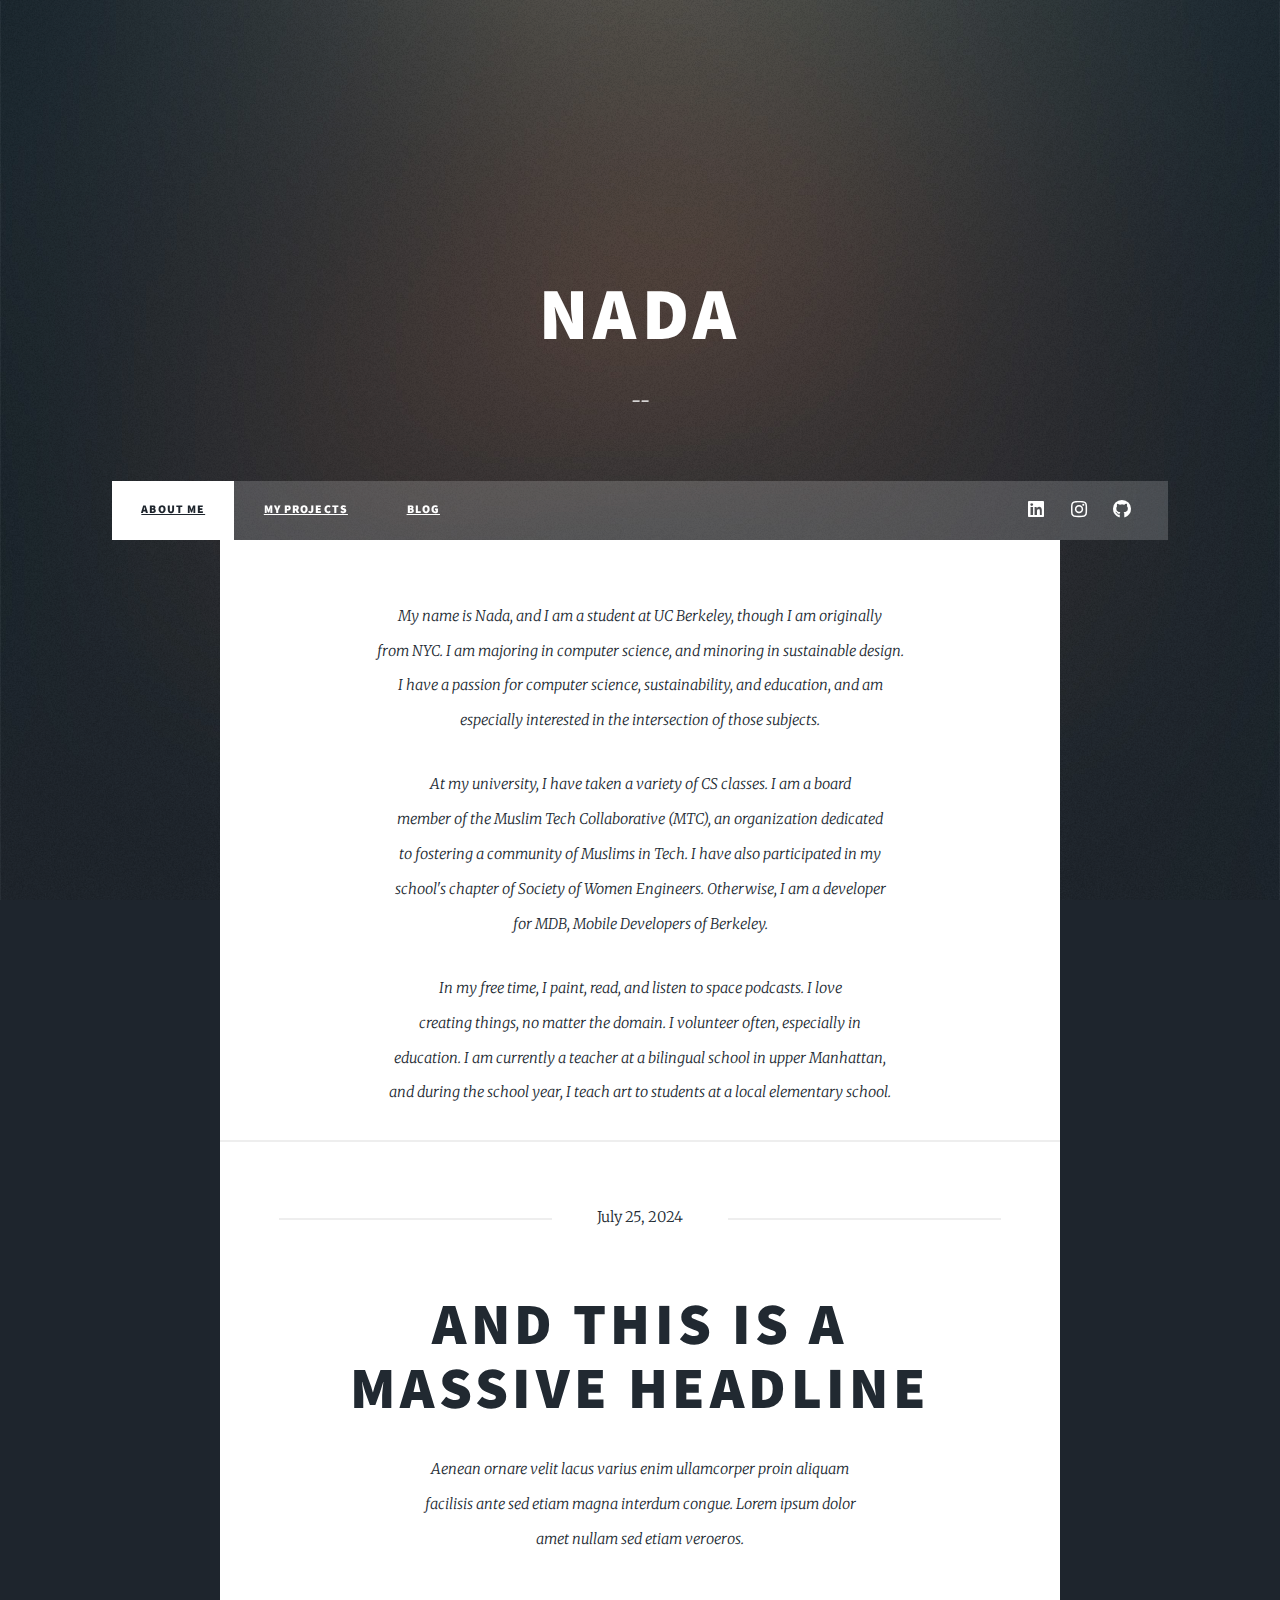
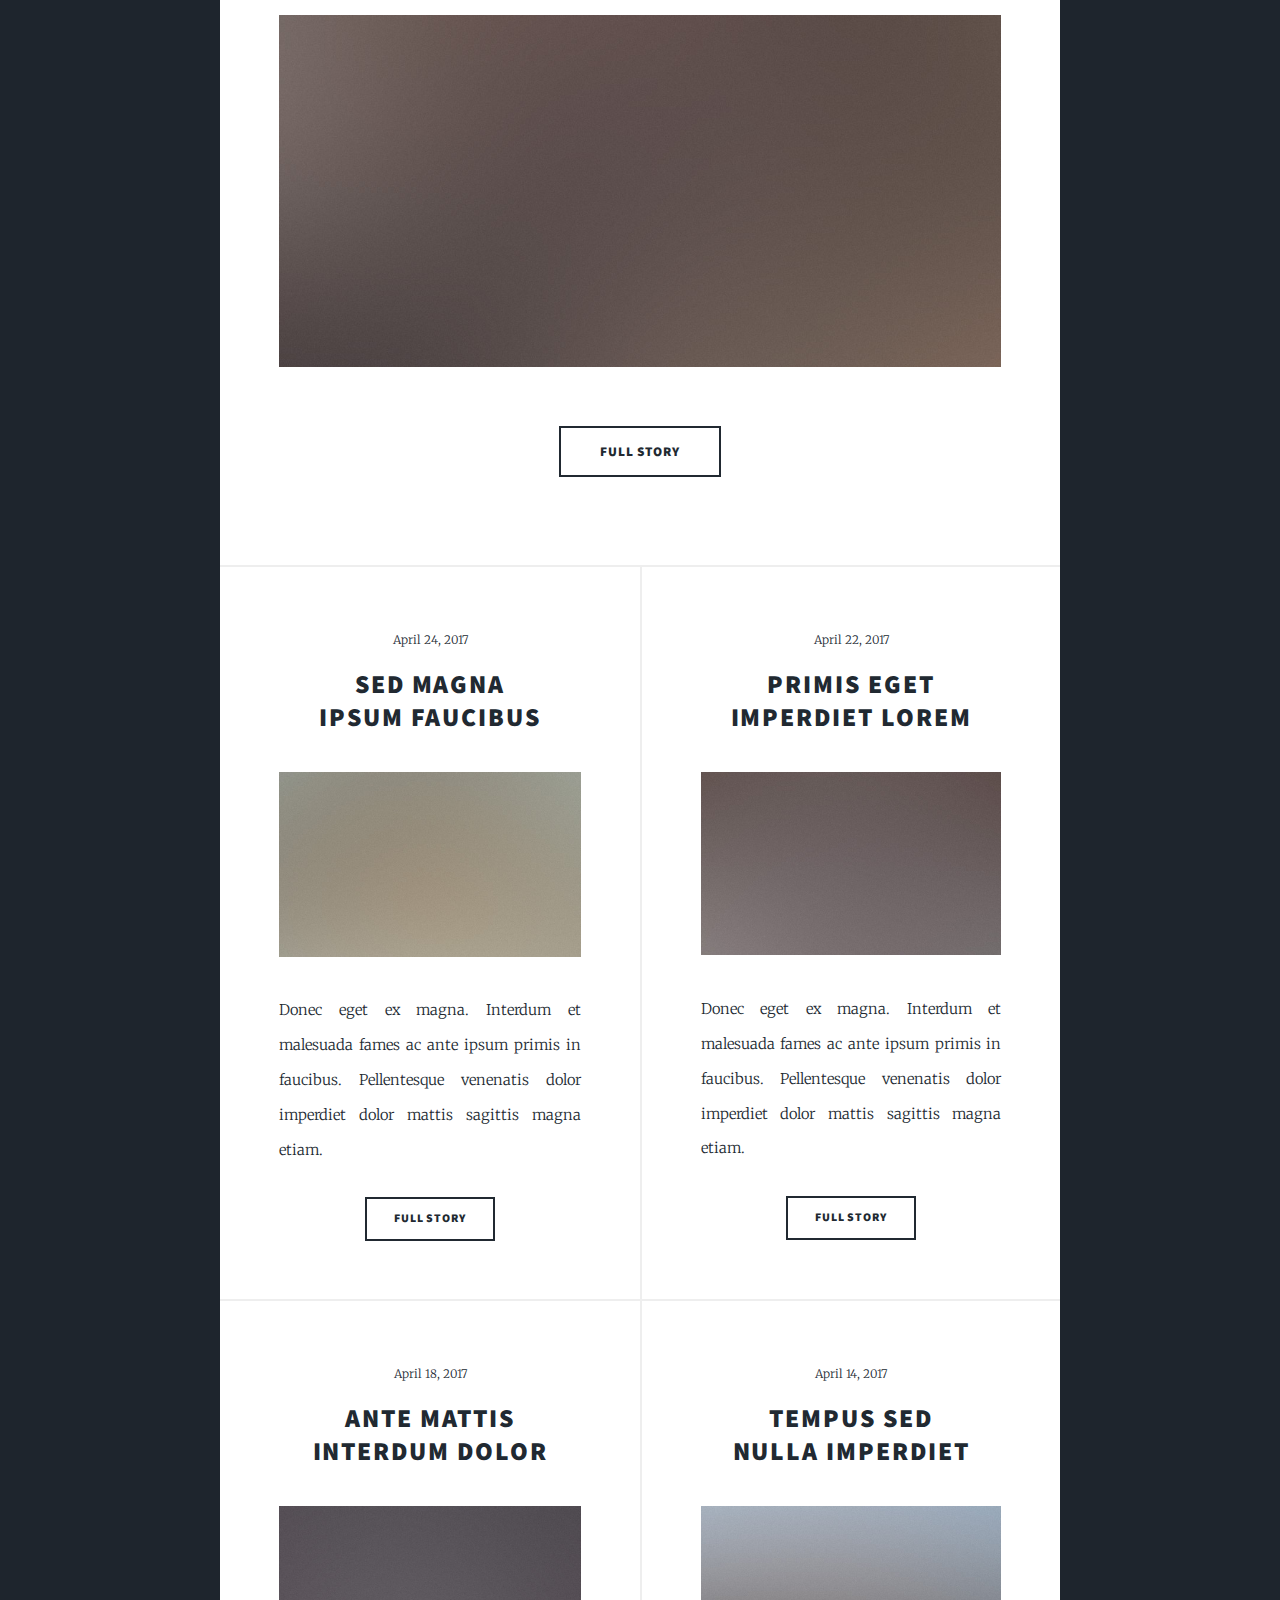
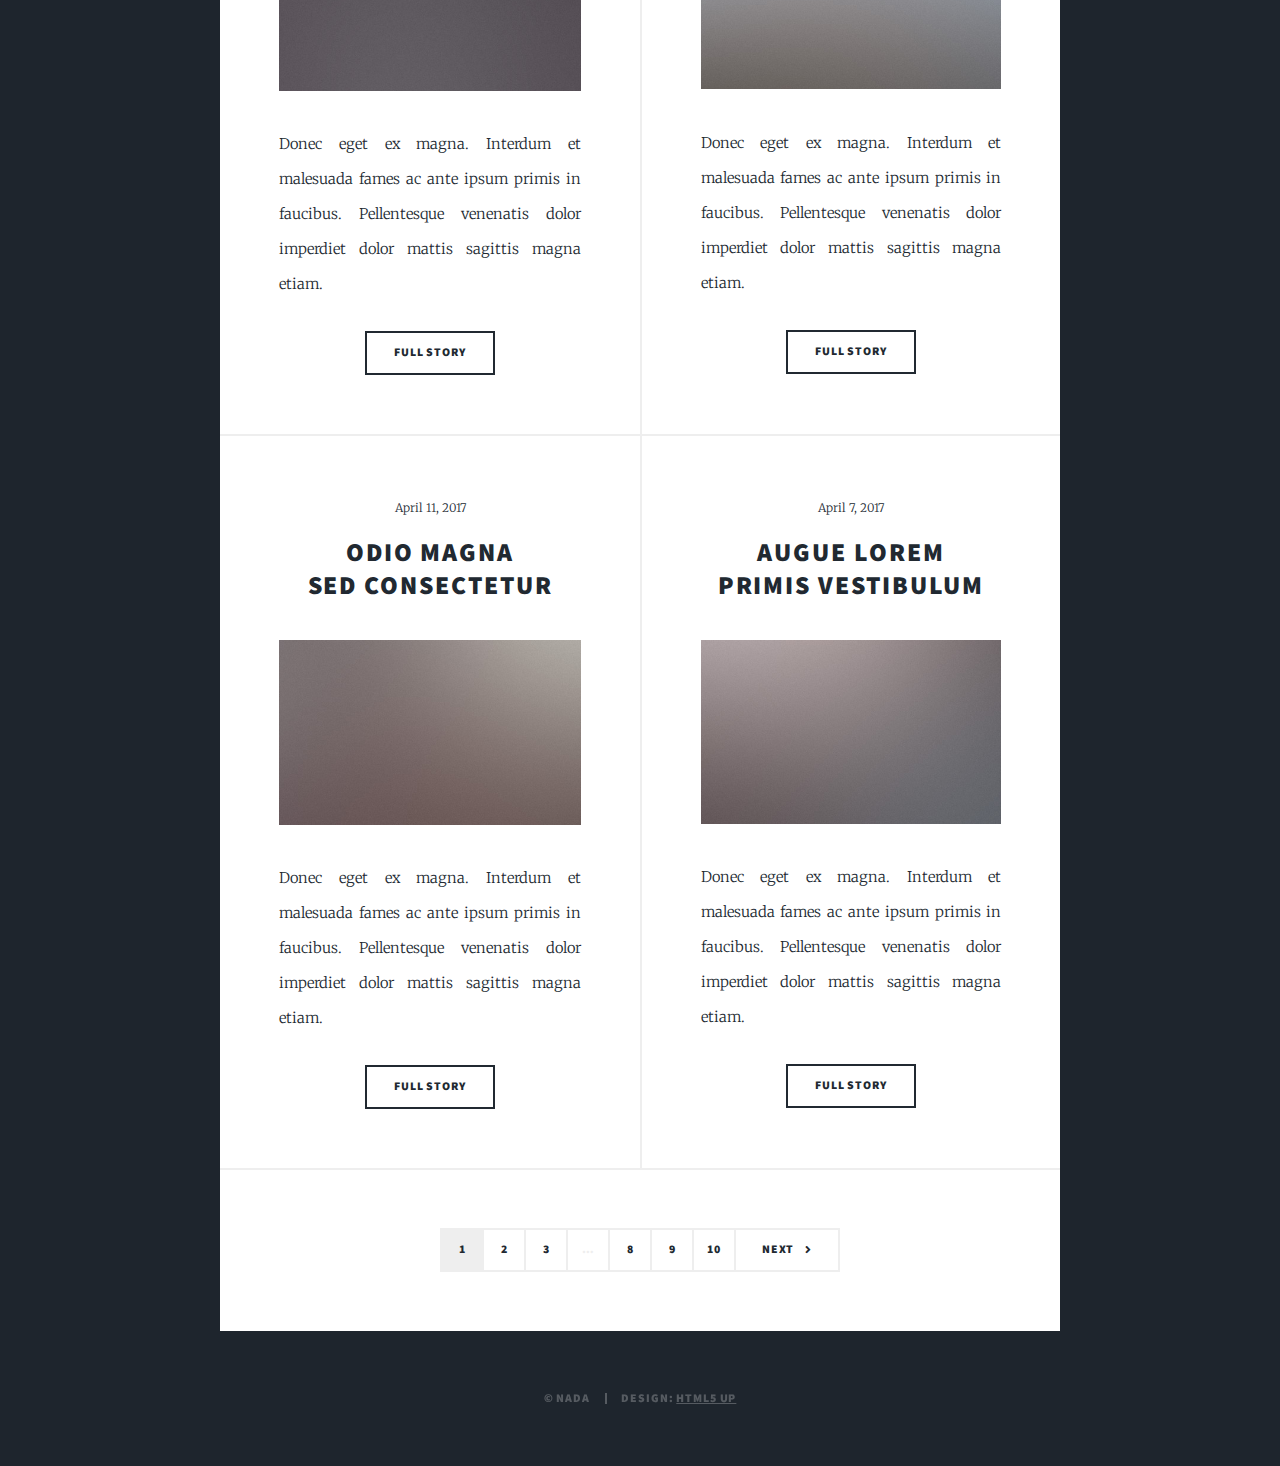
<file: index.html>
<!DOCTYPE HTML>
<!--
	Massively by HTML5 UP
	html5up.net | @ajlkn
	Free for personal and commercial use under the CCA 3.0 license (html5up.net/license)
-->
<html>
	<head>
		
		<!-- Google tag (gtag.js) -->
		<script async src="https://www.googletagmanager.com/gtag/js?id=G-90VY6SLNVR"></script>
		<script>
  			window.dataLayer = window.dataLayer || [];
  			function gtag(){dataLayer.push(arguments);}
  			gtag('js', new Date());

  			gtag('config', 'G-90VY6SLNVR');
		</script>

		<title>Nada</title>
		<meta charset="utf-8" />
		<meta name="viewport" content="width=device-width, initial-scale=1, user-scalable=no" />
		<link rel="stylesheet" href="assets/css/main.css" />
		<noscript><link rel="stylesheet" href="assets/css/noscript.css" /></noscript>
	</head>
	<body class="is-preload">

		<!-- Wrapper -->
			<div id="wrapper" class="fade-in">

				<!-- Intro -->
					<div id="intro">
						<h1>Nada</h1>
						<p>--</p>
					</div>


				<!-- Nav -->
					<nav id="nav">
						<ul class="links">
							<li class="active"><a href="index.html">About Me</a></li>
							<li><a href="generic.html">My Projects</a></li>
							<li><a href="elements.html">Blog</a></li>
						</ul>
						<ul class="icons">
							<li><a href="https://www.linkedin.com/in/nada-hameed-0a741a242" class="icon brands fa-linkedin"><span class="label">LinkedIn</span></a></li>
							<li><a href="https://www.instagram.com/nada.aech/" class="icon brands fa-instagram"><span class="label">Instagram</span></a></li>
							<li><a href="https://github.com/nadahameed" class="icon brands fa-github"><span class="label">GitHub</span></a></li>
						</ul>
					</nav>

				<!-- Main -->
					<div id="main">

						<!-- ABOUT ME -->
							<header class="major">

								<p>My name is Nada, and I am a student at UC Berkeley, though I am originally<br />
									from NYC. I am majoring in computer science, and minoring in sustainable design.<br />
									I have a passion for computer science, sustainability, and education, and am<br />
									especially interested in the intersection of those subjects.</p>

								<p>At my university, I have taken a variety of CS classes. I am a board<br />
								member of the Muslim Tech Collaborative (MTC), an organization dedicated<br />
								to fostering a community of Muslims in Tech. I have also participated in my<br />
								school's chapter of Society of Women Engineers. Otherwise, I am a developer<br />
								for MDB, Mobile Developers of Berkeley.</p>

								<p>In my free time, I paint, read, and listen to space podcasts. I love<br />
								creating things, no matter the domain. I volunteer often, especially in<br />
								education. I am currently a teacher at a bilingual school in upper Manhattan,<br />
								and during the school year, I teach art to students at a local elementary school.</p>
							</header>

						<!-- Featured Post -->
							<article class="post featured">
								<header class="major">
									<span class="date">July 25, 2024</span>
									<h2><a href="#">And this is a<br />
									massive headline</a></h2>
									<p>Aenean ornare velit lacus varius enim ullamcorper proin aliquam<br />
									facilisis ante sed etiam magna interdum congue. Lorem ipsum dolor<br />
									amet nullam sed etiam veroeros.</p>
								</header>
								<a href="#" class="image main"><img src="images/pic01.jpg" alt="" /></a>
								<ul class="actions special">
									<li><a href="#" class="button large">Full Story</a></li>
								</ul>
							</article>

						<!-- Posts -->
							<section class="posts">
								<article>
									<header>
										<span class="date">April 24, 2017</span>
										<h2><a href="#">Sed magna<br />
										ipsum faucibus</a></h2>
									</header>
									<a href="#" class="image fit"><img src="images/pic02.jpg" alt="" /></a>
									<p>Donec eget ex magna. Interdum et malesuada fames ac ante ipsum primis in faucibus. Pellentesque venenatis dolor imperdiet dolor mattis sagittis magna etiam.</p>
									<ul class="actions special">
										<li><a href="#" class="button">Full Story</a></li>
									</ul>
								</article>
								<article>
									<header>
										<span class="date">April 22, 2017</span>
										<h2><a href="#">Primis eget<br />
										imperdiet lorem</a></h2>
									</header>
									<a href="#" class="image fit"><img src="images/pic03.jpg" alt="" /></a>
									<p>Donec eget ex magna. Interdum et malesuada fames ac ante ipsum primis in faucibus. Pellentesque venenatis dolor imperdiet dolor mattis sagittis magna etiam.</p>
									<ul class="actions special">
										<li><a href="#" class="button">Full Story</a></li>
									</ul>
								</article>
								<article>
									<header>
										<span class="date">April 18, 2017</span>
										<h2><a href="#">Ante mattis<br />
										interdum dolor</a></h2>
									</header>
									<a href="#" class="image fit"><img src="images/pic04.jpg" alt="" /></a>
									<p>Donec eget ex magna. Interdum et malesuada fames ac ante ipsum primis in faucibus. Pellentesque venenatis dolor imperdiet dolor mattis sagittis magna etiam.</p>
									<ul class="actions special">
										<li><a href="#" class="button">Full Story</a></li>
									</ul>
								</article>
								<article>
									<header>
										<span class="date">April 14, 2017</span>
										<h2><a href="#">Tempus sed<br />
										nulla imperdiet</a></h2>
									</header>
									<a href="#" class="image fit"><img src="images/pic05.jpg" alt="" /></a>
									<p>Donec eget ex magna. Interdum et malesuada fames ac ante ipsum primis in faucibus. Pellentesque venenatis dolor imperdiet dolor mattis sagittis magna etiam.</p>
									<ul class="actions special">
										<li><a href="#" class="button">Full Story</a></li>
									</ul>
								</article>
								<article>
									<header>
										<span class="date">April 11, 2017</span>
										<h2><a href="#">Odio magna<br />
										sed consectetur</a></h2>
									</header>
									<a href="#" class="image fit"><img src="images/pic06.jpg" alt="" /></a>
									<p>Donec eget ex magna. Interdum et malesuada fames ac ante ipsum primis in faucibus. Pellentesque venenatis dolor imperdiet dolor mattis sagittis magna etiam.</p>
									<ul class="actions special">
										<li><a href="#" class="button">Full Story</a></li>
									</ul>
								</article>
								<article>
									<header>
										<span class="date">April 7, 2017</span>
										<h2><a href="#">Augue lorem<br />
										primis vestibulum</a></h2>
									</header>
									<a href="#" class="image fit"><img src="images/pic07.jpg" alt="" /></a>
									<p>Donec eget ex magna. Interdum et malesuada fames ac ante ipsum primis in faucibus. Pellentesque venenatis dolor imperdiet dolor mattis sagittis magna etiam.</p>
									<ul class="actions special">
										<li><a href="#" class="button">Full Story</a></li>
									</ul>
								</article>
							</section>

						<!-- Footer -->
							<footer>
								<div class="pagination">
									<!--<a href="#" class="previous">Prev</a>-->
									<a href="#" class="page active">1</a>
									<a href="#" class="page">2</a>
									<a href="#" class="page">3</a>
									<span class="extra">&hellip;</span>
									<a href="#" class="page">8</a>
									<a href="#" class="page">9</a>
									<a href="#" class="page">10</a>
									<a href="#" class="next">Next</a>
								</div>
							</footer>

					</div>

				<!-- Copyright -->
					<div id="copyright">
						<ul><li>&copy; Nada</li><li>Design: <a href="https://html5up.net">HTML5 UP</a></li></ul>
					</div>

			</div>

		<!-- Scripts -->
			<script src="assets/js/jquery.min.js"></script>
			<script src="assets/js/jquery.scrollex.min.js"></script>
			<script src="assets/js/jquery.scrolly.min.js"></script>
			<script src="assets/js/browser.min.js"></script>
			<script src="assets/js/breakpoints.min.js"></script>
			<script src="assets/js/util.js"></script>
			<script src="assets/js/main.js"></script>

	</body>
</html>
</file>
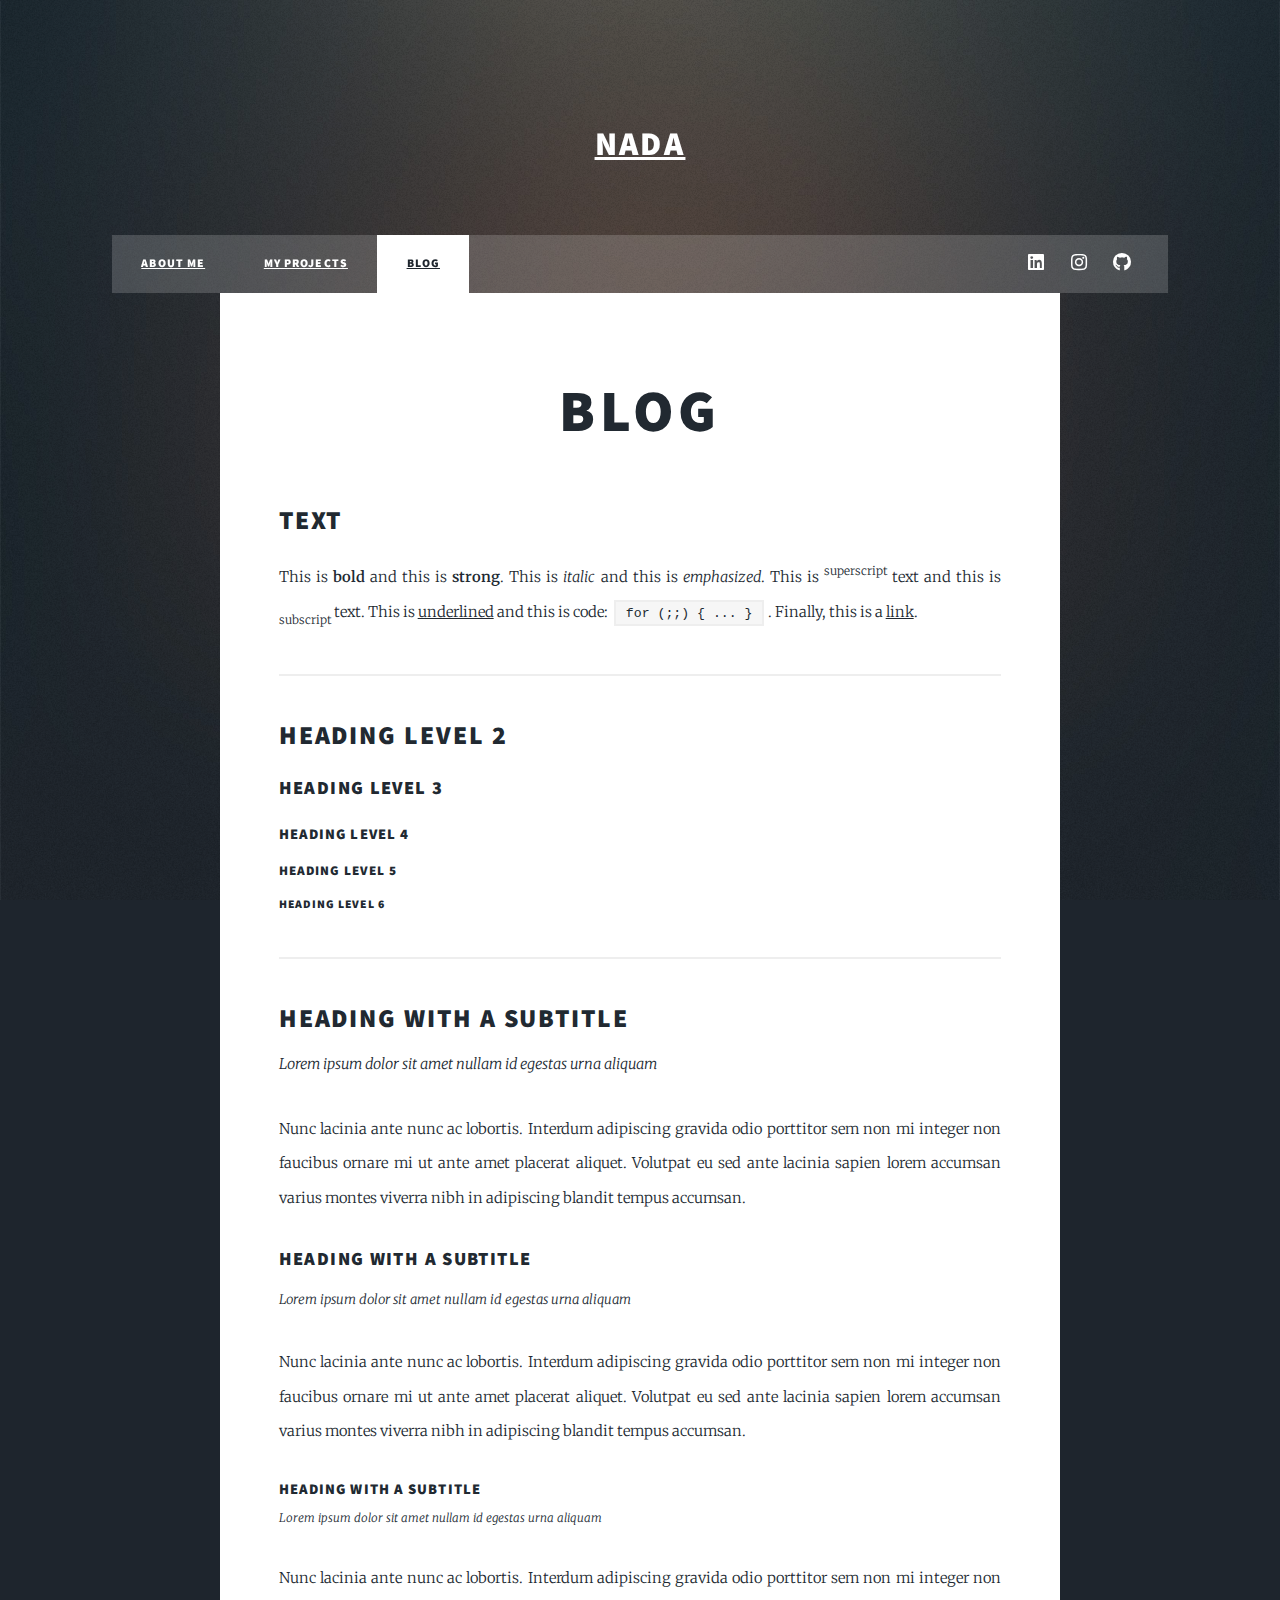
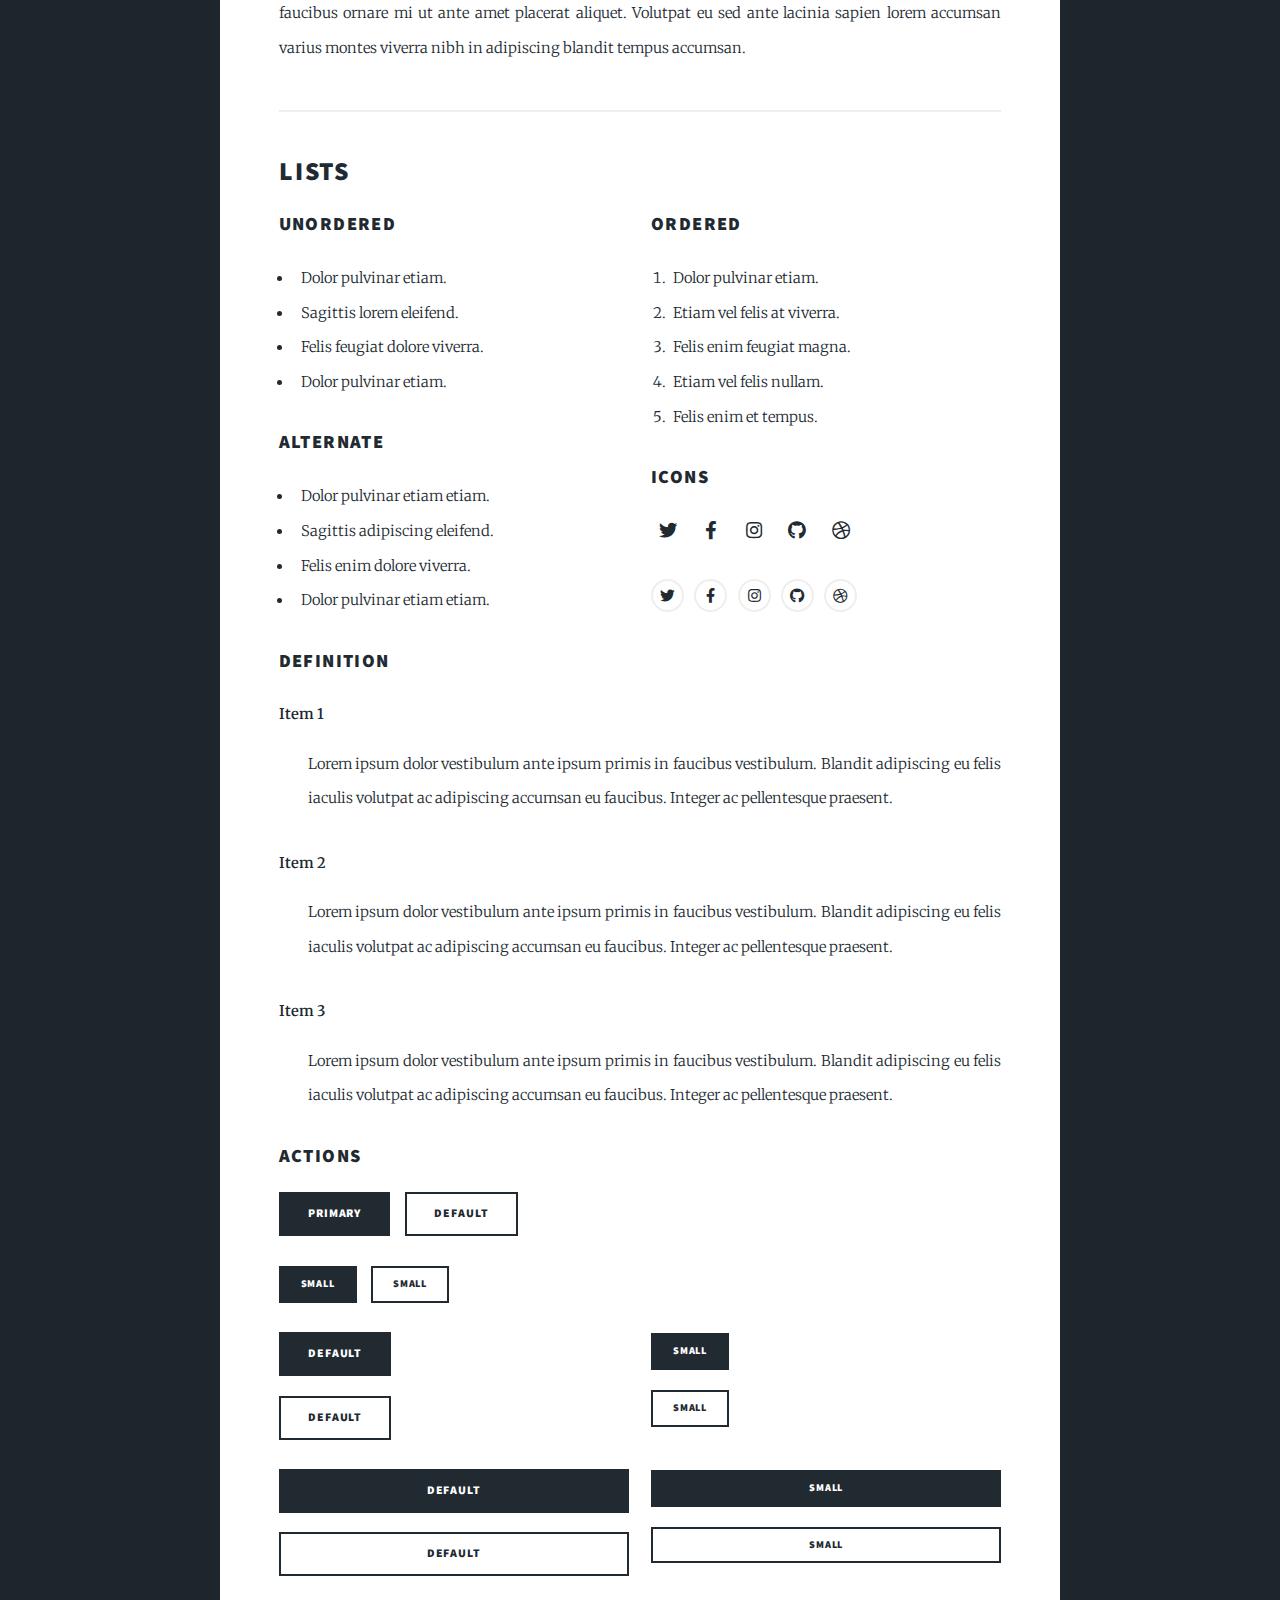
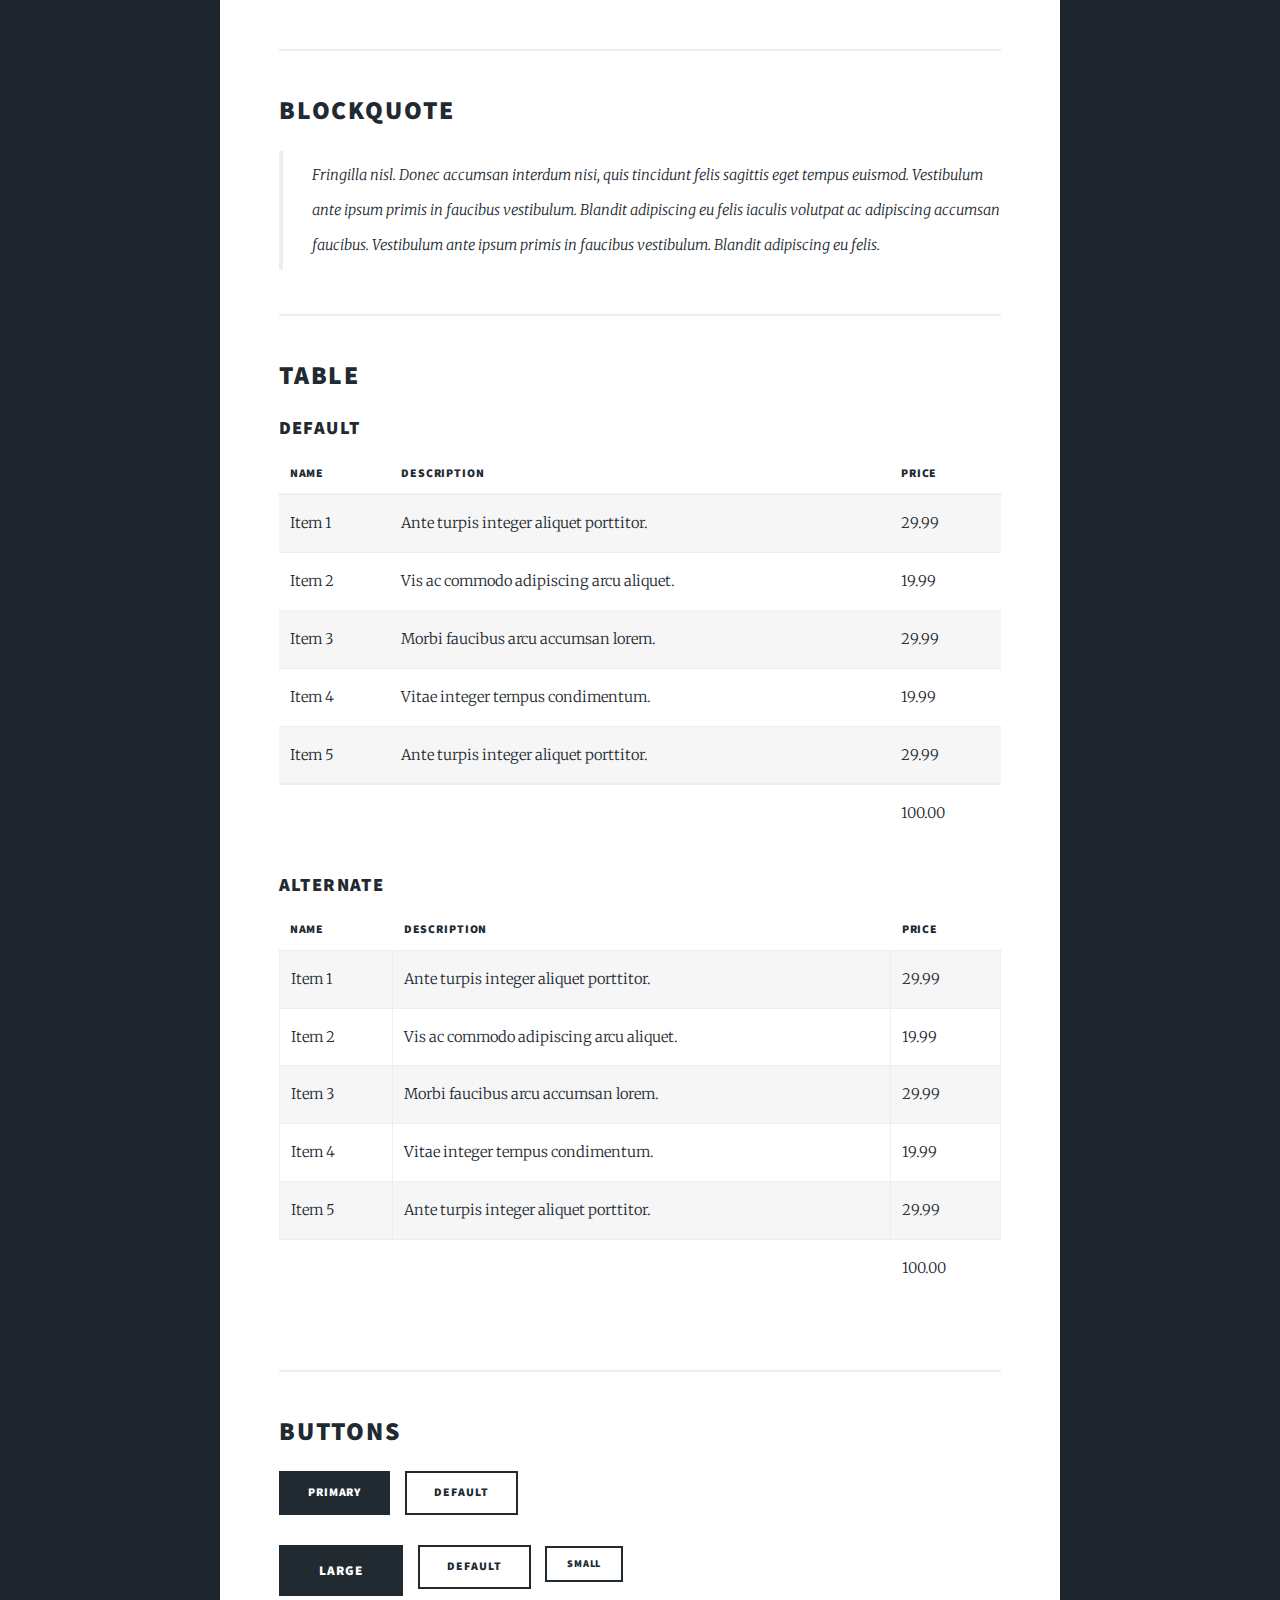
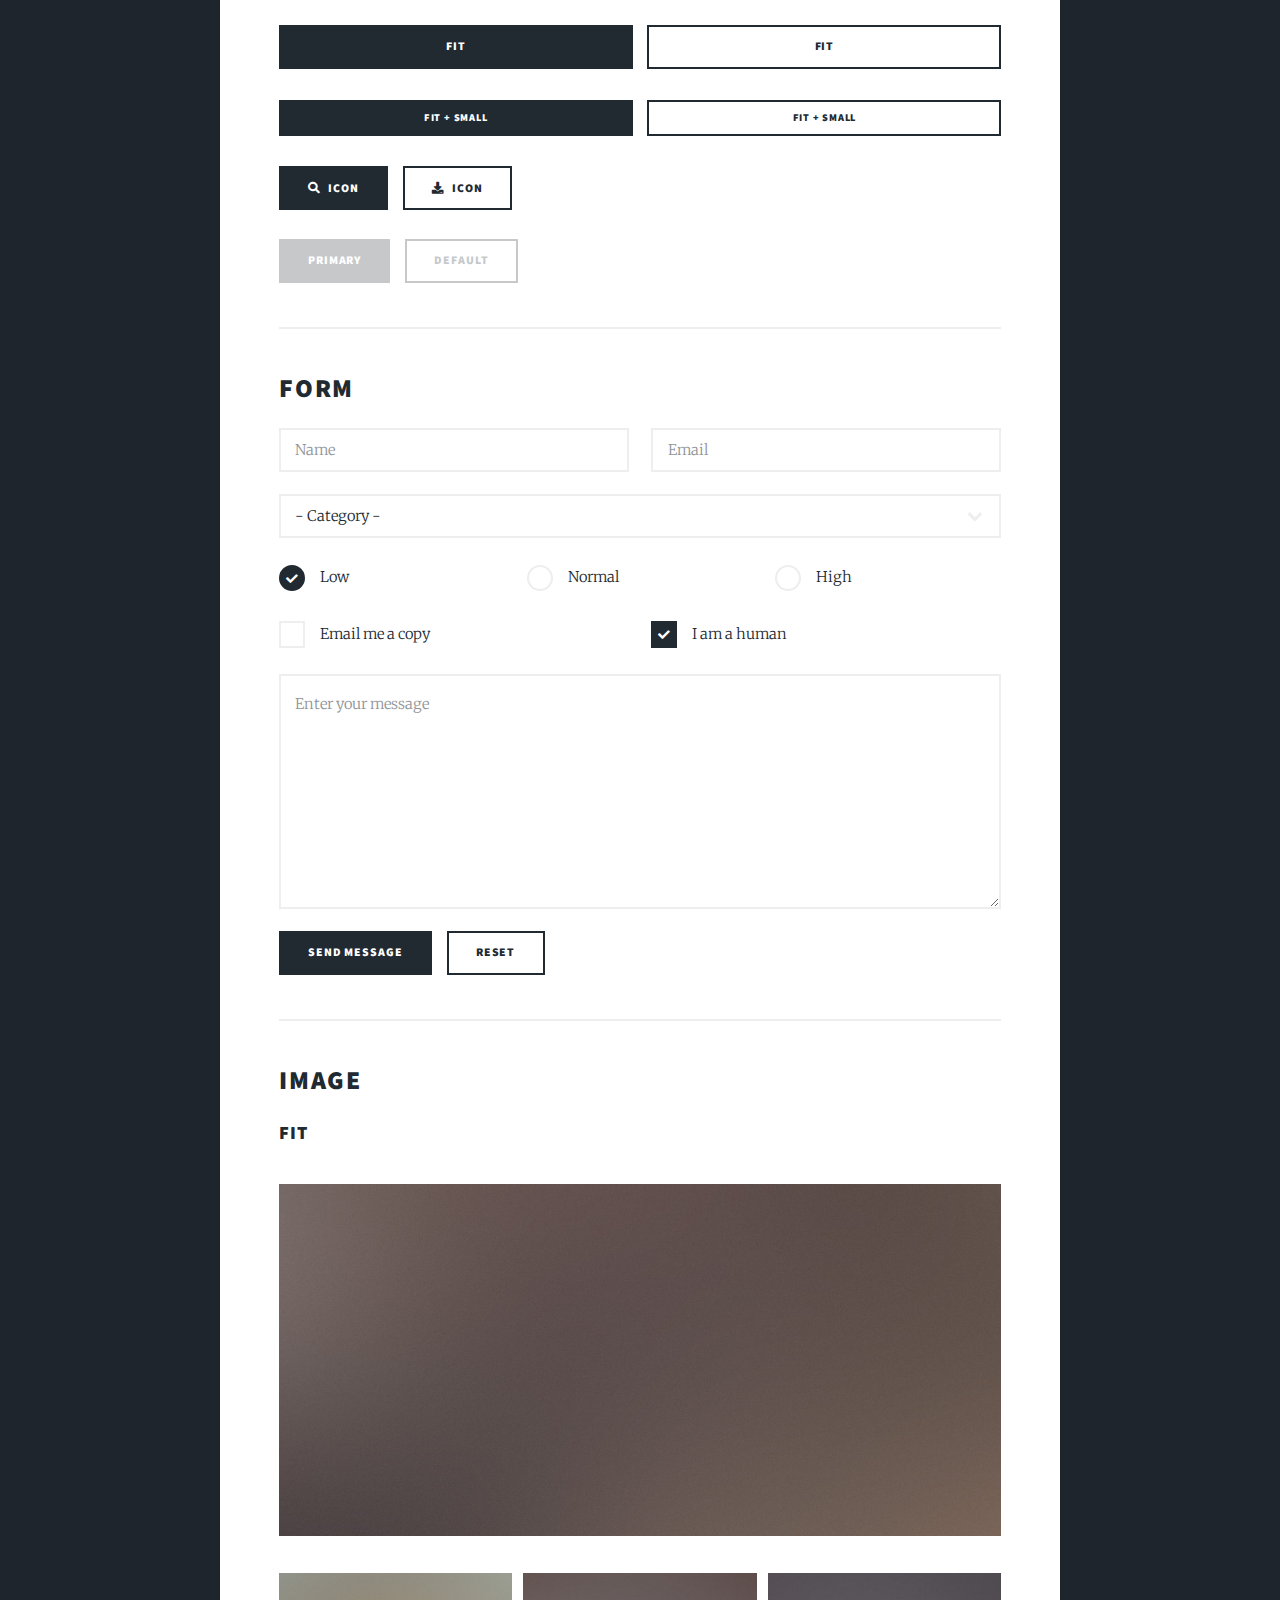
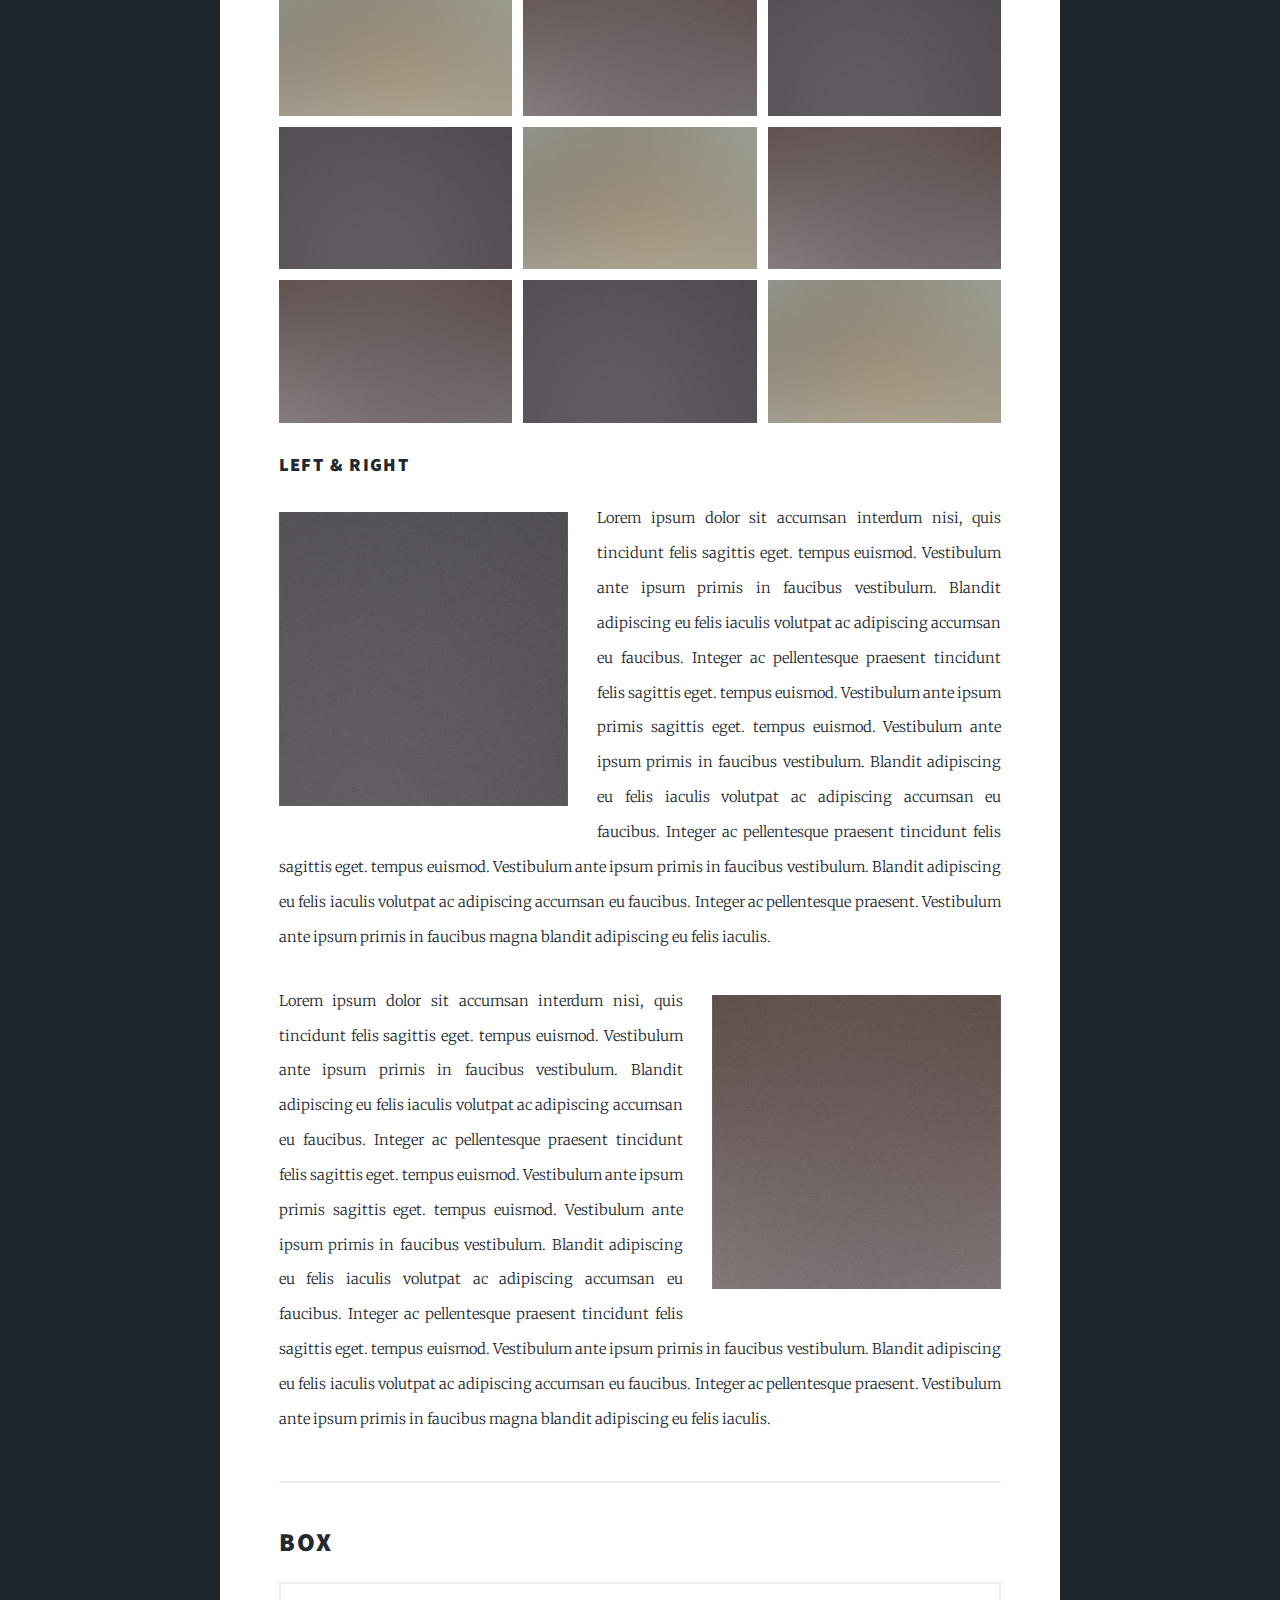
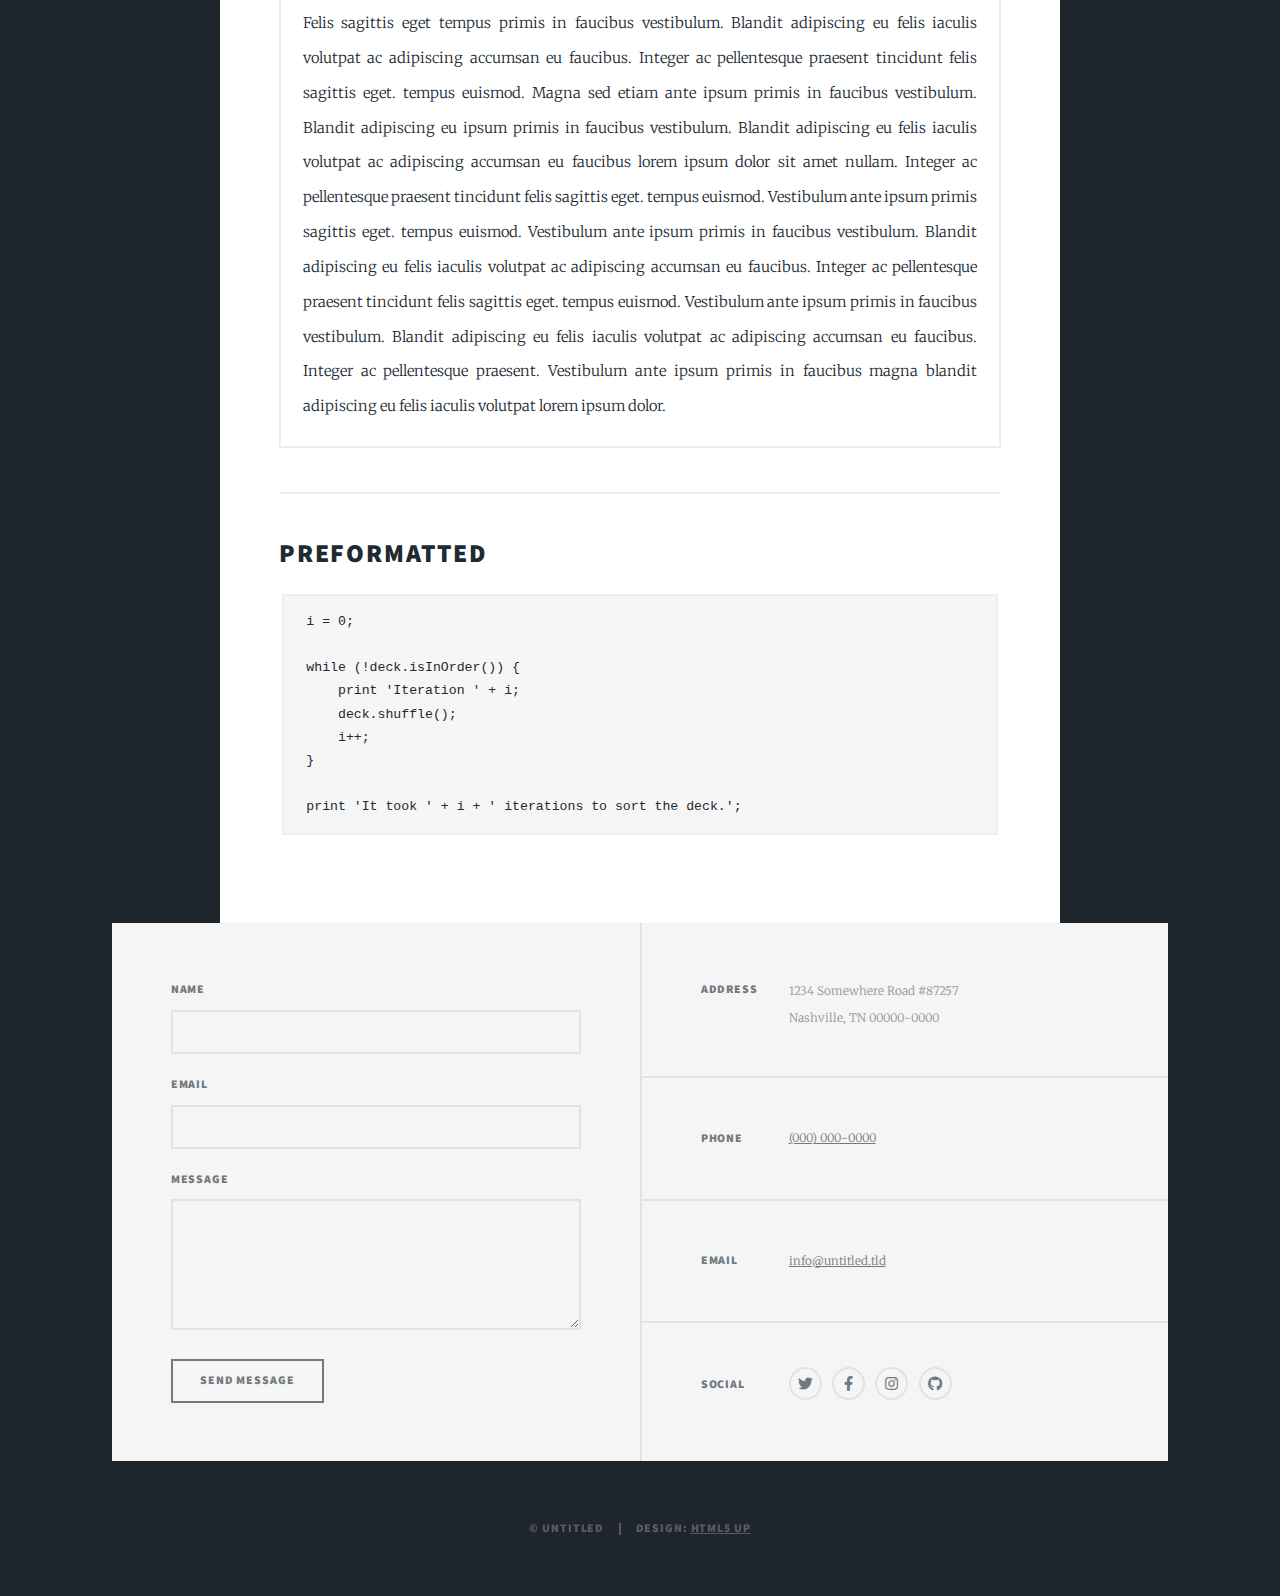
<file: elements.html>
<!DOCTYPE HTML>
<!--
	Massively by HTML5 UP
	html5up.net | @ajlkn
	Free for personal and commercial use under the CCA 3.0 license (html5up.net/license)
-->
<html>
	<head>

		<!-- Google tag (gtag.js) -->
		<script async src="https://www.googletagmanager.com/gtag/js?id=G-90VY6SLNVR"></script>
		<script>
  			window.dataLayer = window.dataLayer || [];
  			function gtag(){dataLayer.push(arguments);}
  			gtag('js', new Date());

  			gtag('config', 'G-90VY6SLNVR');
		</script>
		
		<title>Blog</title>
		<meta charset="utf-8" />
		<meta name="viewport" content="width=device-width, initial-scale=1, user-scalable=no" />
		<link rel="stylesheet" href="assets/css/main.css" />
		<noscript><link rel="stylesheet" href="assets/css/noscript.css" /></noscript>
	</head>
	<body class="is-preload">

		<!-- Wrapper -->
			<div id="wrapper">

				<!-- Header -->
					<header id="header">
						<a href="index.html" class="logo">Nada</a>
					</header>

				<!-- Nav -->
					<nav id="nav">
						<ul class="links">
							<li><a href="index.html">About Me</a></li>
							<li><a href="generic.html">My Projects</a></li>
							<li class="active"><a href="elements.html">Blog</a></li>
						</ul>
						<ul class="icons">
							<li><a href="https://www.linkedin.com/in/nada-hameed-0a741a242" class="icon brands fa-linkedin"><span class="label">LinkedIn</span></a></li>
							<li><a href="https://www.instagram.com/nada.aech/" class="icon brands fa-instagram"><span class="label">Instagram</span></a></li>
							<li><a href="https://github.com/nadahameed" class="icon brands fa-github"><span class="label">GitHub</span></a></li>
						</ul>
					</nav>

				<!-- Main -->
					<div id="main">

						<!-- Post -->
							<section class="post">
								<header class="major">
									<h1>Blog</h1>
								</header>

								<!-- Text stuff -->
									<h2>Text</h2>
									<p>This is <b>bold</b> and this is <strong>strong</strong>. This is <i>italic</i> and this is <em>emphasized</em>.
									This is <sup>superscript</sup> text and this is <sub>subscript</sub> text.
									This is <u>underlined</u> and this is code: <code>for (;;) { ... }</code>.
									Finally, this is a <a href="#">link</a>.</p>
									<hr />
									<h2>Heading Level 2</h2>
									<h3>Heading Level 3</h3>
									<h4>Heading Level 4</h4>
									<h5>Heading Level 5</h5>
									<h6>Heading Level 6</h6>
									<hr />
									<header>
										<h2>Heading with a Subtitle</h2>
										<p>Lorem ipsum dolor sit amet nullam id egestas urna aliquam</p>
									</header>
									<p>Nunc lacinia ante nunc ac lobortis. Interdum adipiscing gravida odio porttitor sem non mi integer non faucibus ornare mi ut ante amet placerat aliquet. Volutpat eu sed ante lacinia sapien lorem accumsan varius montes viverra nibh in adipiscing blandit tempus accumsan.</p>
									<header>
										<h3>Heading with a Subtitle</h3>
										<p>Lorem ipsum dolor sit amet nullam id egestas urna aliquam</p>
									</header>
									<p>Nunc lacinia ante nunc ac lobortis. Interdum adipiscing gravida odio porttitor sem non mi integer non faucibus ornare mi ut ante amet placerat aliquet. Volutpat eu sed ante lacinia sapien lorem accumsan varius montes viverra nibh in adipiscing blandit tempus accumsan.</p>
									<header>
										<h4>Heading with a Subtitle</h4>
										<p>Lorem ipsum dolor sit amet nullam id egestas urna aliquam</p>
									</header>
									<p>Nunc lacinia ante nunc ac lobortis. Interdum adipiscing gravida odio porttitor sem non mi integer non faucibus ornare mi ut ante amet placerat aliquet. Volutpat eu sed ante lacinia sapien lorem accumsan varius montes viverra nibh in adipiscing blandit tempus accumsan.</p>

									<hr />

								<!-- Lists -->
									<h2>Lists</h2>
									<div class="row">
										<div class="col-6 col-12-small">

											<h3>Unordered</h3>
											<ul>
												<li>Dolor pulvinar etiam.</li>
												<li>Sagittis lorem eleifend.</li>
												<li>Felis feugiat dolore viverra.</li>
												<li>Dolor pulvinar etiam.</li>
											</ul>

											<h3>Alternate</h3>
											<ul class="alt">
												<li>Dolor pulvinar etiam etiam.</li>
												<li>Sagittis adipiscing eleifend.</li>
												<li>Felis enim dolore viverra.</li>
												<li>Dolor pulvinar etiam etiam.</li>
											</ul>

										</div>
										<div class="col-6 col-12-small">

											<h3>Ordered</h3>
											<ol>
												<li>Dolor pulvinar etiam.</li>
												<li>Etiam vel felis at viverra.</li>
												<li>Felis enim feugiat magna.</li>
												<li>Etiam vel felis nullam.</li>
												<li>Felis enim et tempus.</li>
											</ol>

											<h3>Icons</h3>
											<ul class="icons">
												<li><a href="#" class="icon brands fa-twitter"><span class="label">Twitter</span></a></li>
												<li><a href="#" class="icon brands fa-facebook-f"><span class="label">Facebook</span></a></li>
												<li><a href="#" class="icon brands fa-instagram"><span class="label">Instagram</span></a></li>
												<li><a href="#" class="icon brands fa-github"><span class="label">Github</span></a></li>
												<li><a href="#" class="icon brands fa-dribbble"><span class="label">Dribbble</span></a></li>
											</ul>
											<ul class="icons alt">
												<li><a href="#" class="icon brands alt fa-twitter"><span class="label">Twitter</span></a></li>
												<li><a href="#" class="icon brands alt fa-facebook-f"><span class="label">Facebook</span></a></li>
												<li><a href="#" class="icon brands alt fa-instagram"><span class="label">Instagram</span></a></li>
												<li><a href="#" class="icon brands alt fa-github"><span class="label">Github</span></a></li>
												<li><a href="#" class="icon brands alt fa-dribbble"><span class="label">Dribbble</span></a></li>
											</ul>

										</div>
									</div>
									<h3>Definition</h3>
									<dl>
										<dt>Item 1</dt>
										<dd>
											<p>Lorem ipsum dolor vestibulum ante ipsum primis in faucibus vestibulum. Blandit adipiscing eu felis iaculis volutpat ac adipiscing accumsan eu faucibus. Integer ac pellentesque praesent.</p>
										</dd>
										<dt>Item 2</dt>
										<dd>
											<p>Lorem ipsum dolor vestibulum ante ipsum primis in faucibus vestibulum. Blandit adipiscing eu felis iaculis volutpat ac adipiscing accumsan eu faucibus. Integer ac pellentesque praesent.</p>
										</dd>
										<dt>Item 3</dt>
										<dd>
											<p>Lorem ipsum dolor vestibulum ante ipsum primis in faucibus vestibulum. Blandit adipiscing eu felis iaculis volutpat ac adipiscing accumsan eu faucibus. Integer ac pellentesque praesent.</p>
										</dd>
									</dl>

									<h3>Actions</h3>
									<ul class="actions">
										<li><a href="#" class="button primary">Primary</a></li>
										<li><a href="#" class="button">Default</a></li>
									</ul>
									<ul class="actions small">
										<li><a href="#" class="button primary small">Small</a></li>
										<li><a href="#" class="button small">Small</a></li>
									</ul>
									<div class="row">
										<div class="col-6 col-12-small">
											<ul class="actions stacked">
												<li><a href="#" class="button primary">Default</a></li>
												<li><a href="#" class="button">Default</a></li>
											</ul>
										</div>
										<div class="col-6 col-12-small">
											<ul class="actions stacked">
												<li><a href="#" class="button primary small">Small</a></li>
												<li><a href="#" class="button small">Small</a></li>
											</ul>
										</div>
									</div>
									<div class="row">
										<div class="col-6 col-12-small">
											<ul class="actions stacked">
												<li><a href="#" class="button primary fit">Default</a></li>
												<li><a href="#" class="button fit">Default</a></li>
											</ul>
										</div>
										<div class="col-6 col-12-small">
											<ul class="actions stacked">
												<li><a href="#" class="button primary small fit">Small</a></li>
												<li><a href="#" class="button small fit">Small</a></li>
											</ul>
										</div>
									</div>

									<hr />

								<!-- Blockquote -->
									<h2>Blockquote</h2>
									<blockquote>Fringilla nisl. Donec accumsan interdum nisi, quis tincidunt felis sagittis eget tempus euismod. Vestibulum ante ipsum primis in faucibus vestibulum. Blandit adipiscing eu felis iaculis volutpat ac adipiscing accumsan faucibus. Vestibulum ante ipsum primis in faucibus vestibulum. Blandit adipiscing eu felis.</blockquote>

									<hr />

								<!-- Table -->
									<h2>Table</h2>

									<h3>Default</h3>
									<div class="table-wrapper">
										<table>
											<thead>
												<tr>
													<th>Name</th>
													<th>Description</th>
													<th>Price</th>
												</tr>
											</thead>
											<tbody>
												<tr>
													<td>Item 1</td>
													<td>Ante turpis integer aliquet porttitor.</td>
													<td>29.99</td>
												</tr>
												<tr>
													<td>Item 2</td>
													<td>Vis ac commodo adipiscing arcu aliquet.</td>
													<td>19.99</td>
												</tr>
												<tr>
													<td>Item 3</td>
													<td> Morbi faucibus arcu accumsan lorem.</td>
													<td>29.99</td>
												</tr>
												<tr>
													<td>Item 4</td>
													<td>Vitae integer tempus condimentum.</td>
													<td>19.99</td>
												</tr>
												<tr>
													<td>Item 5</td>
													<td>Ante turpis integer aliquet porttitor.</td>
													<td>29.99</td>
												</tr>
											</tbody>
											<tfoot>
												<tr>
													<td colspan="2"></td>
													<td>100.00</td>
												</tr>
											</tfoot>
										</table>
									</div>

									<h3>Alternate</h3>
									<div class="table-wrapper">
										<table class="alt">
											<thead>
												<tr>
													<th>Name</th>
													<th>Description</th>
													<th>Price</th>
												</tr>
											</thead>
											<tbody>
												<tr>
													<td>Item 1</td>
													<td>Ante turpis integer aliquet porttitor.</td>
													<td>29.99</td>
												</tr>
												<tr>
													<td>Item 2</td>
													<td>Vis ac commodo adipiscing arcu aliquet.</td>
													<td>19.99</td>
												</tr>
												<tr>
													<td>Item 3</td>
													<td> Morbi faucibus arcu accumsan lorem.</td>
													<td>29.99</td>
												</tr>
												<tr>
													<td>Item 4</td>
													<td>Vitae integer tempus condimentum.</td>
													<td>19.99</td>
												</tr>
												<tr>
													<td>Item 5</td>
													<td>Ante turpis integer aliquet porttitor.</td>
													<td>29.99</td>
												</tr>
											</tbody>
											<tfoot>
												<tr>
													<td colspan="2"></td>
													<td>100.00</td>
												</tr>
											</tfoot>
										</table>
									</div>

									<hr />

								<!-- Buttons -->
									<h2>Buttons</h2>
									<ul class="actions">
										<li><a href="#" class="button primary">Primary</a></li>
										<li><a href="#" class="button">Default</a></li>
									</ul>
									<ul class="actions">
										<li><a href="#" class="button primary large">Large</a></li>
										<li><a href="#" class="button">Default</a></li>
										<li><a href="#" class="button small">Small</a></li>
									</ul>
									<ul class="actions fit">
										<li><a href="#" class="button primary fit">Fit</a></li>
										<li><a href="#" class="button fit">Fit</a></li>
									</ul>
									<ul class="actions fit small">
										<li><a href="#" class="button primary fit small">Fit + Small</a></li>
										<li><a href="#" class="button fit small">Fit + Small</a></li>
									</ul>
									<ul class="actions">
										<li><a href="#" class="button primary icon solid fa-search">Icon</a></li>
										<li><a href="#" class="button icon solid fa-download">Icon</a></li>
									</ul>
									<ul class="actions">
										<li><span class="button primary disabled">Primary</span></li>
										<li><span class="button disabled">Default</span></li>
									</ul>

									<hr />

								<!-- Form -->
									<h2>Form</h2>

									<form method="post" action="#">
										<div class="row gtr-uniform">
											<div class="col-6 col-12-xsmall">
												<input type="text" name="demo-name" id="demo-name" value="" placeholder="Name" />
											</div>
											<div class="col-6 col-12-xsmall">
												<input type="email" name="demo-email" id="demo-email" value="" placeholder="Email" />
											</div>
											<!-- Break -->
											<div class="col-12">
												<select name="demo-category" id="demo-category">
													<option value="">- Category -</option>
													<option value="1">Manufacturing</option>
													<option value="1">Shipping</option>
													<option value="1">Administration</option>
													<option value="1">Human Resources</option>
												</select>
											</div>
											<!-- Break -->
											<div class="col-4 col-12-small">
												<input type="radio" id="demo-priority-low" name="demo-priority" checked>
												<label for="demo-priority-low">Low</label>
											</div>
											<div class="col-4 col-12-small">
												<input type="radio" id="demo-priority-normal" name="demo-priority">
												<label for="demo-priority-normal">Normal</label>
											</div>
											<div class="col-4 col-12-small">
												<input type="radio" id="demo-priority-high" name="demo-priority">
												<label for="demo-priority-high">High</label>
											</div>
											<!-- Break -->
											<div class="col-6 col-12-small">
												<input type="checkbox" id="demo-copy" name="demo-copy">
												<label for="demo-copy">Email me a copy</label>
											</div>
											<div class="col-6 col-12-small">
												<input type="checkbox" id="demo-human" name="demo-human" checked>
												<label for="demo-human">I am a human</label>
											</div>
											<!-- Break -->
											<div class="col-12">
												<textarea name="demo-message" id="demo-message" placeholder="Enter your message" rows="6"></textarea>
											</div>
											<!-- Break -->
											<div class="col-12">
												<ul class="actions">
													<li><input type="submit" value="Send Message" class="primary" /></li>
													<li><input type="reset" value="Reset" /></li>
												</ul>
											</div>
										</div>
									</form>

									<hr />

								<!-- Image -->
									<h2>Image</h2>

									<h3>Fit</h3>
									<span class="image fit"><img src="images/pic01.jpg" alt="" /></span>
									<div class="box alt">
										<div class="row gtr-50 gtr-uniform">
											<div class="col-4"><span class="image fit"><img src="images/pic02.jpg" alt="" /></span></div>
											<div class="col-4"><span class="image fit"><img src="images/pic03.jpg" alt="" /></span></div>
											<div class="col-4"><span class="image fit"><img src="images/pic04.jpg" alt="" /></span></div>
											<!-- Break -->
											<div class="col-4"><span class="image fit"><img src="images/pic04.jpg" alt="" /></span></div>
											<div class="col-4"><span class="image fit"><img src="images/pic02.jpg" alt="" /></span></div>
											<div class="col-4"><span class="image fit"><img src="images/pic03.jpg" alt="" /></span></div>
											<!-- Break -->
											<div class="col-4"><span class="image fit"><img src="images/pic03.jpg" alt="" /></span></div>
											<div class="col-4"><span class="image fit"><img src="images/pic04.jpg" alt="" /></span></div>
											<div class="col-4"><span class="image fit"><img src="images/pic02.jpg" alt="" /></span></div>
										</div>
									</div>

									<h3>Left &amp; Right</h3>
									<p><span class="image left"><img src="images/pic08.jpg" alt="" /></span>Lorem ipsum dolor sit accumsan interdum nisi, quis tincidunt felis sagittis eget. tempus euismod. Vestibulum ante ipsum primis in faucibus vestibulum. Blandit adipiscing eu felis iaculis volutpat ac adipiscing accumsan eu faucibus. Integer ac pellentesque praesent tincidunt felis sagittis eget. tempus euismod. Vestibulum ante ipsum primis sagittis eget. tempus euismod. Vestibulum ante ipsum primis in faucibus vestibulum. Blandit adipiscing eu felis iaculis volutpat ac adipiscing accumsan eu faucibus. Integer ac pellentesque praesent tincidunt felis sagittis eget. tempus euismod. Vestibulum ante ipsum primis in faucibus vestibulum. Blandit adipiscing eu felis iaculis volutpat ac adipiscing accumsan eu faucibus. Integer ac pellentesque praesent. Vestibulum ante ipsum primis in faucibus magna blandit adipiscing eu felis iaculis.</p>
									<p><span class="image right"><img src="images/pic09.jpg" alt="" /></span>Lorem ipsum dolor sit accumsan interdum nisi, quis tincidunt felis sagittis eget. tempus euismod. Vestibulum ante ipsum primis in faucibus vestibulum. Blandit adipiscing eu felis iaculis volutpat ac adipiscing accumsan eu faucibus. Integer ac pellentesque praesent tincidunt felis sagittis eget. tempus euismod. Vestibulum ante ipsum primis sagittis eget. tempus euismod. Vestibulum ante ipsum primis in faucibus vestibulum. Blandit adipiscing eu felis iaculis volutpat ac adipiscing accumsan eu faucibus. Integer ac pellentesque praesent tincidunt felis sagittis eget. tempus euismod. Vestibulum ante ipsum primis in faucibus vestibulum. Blandit adipiscing eu felis iaculis volutpat ac adipiscing accumsan eu faucibus. Integer ac pellentesque praesent. Vestibulum ante ipsum primis in faucibus magna blandit adipiscing eu felis iaculis.</p>

									<hr />

								<!-- Box -->
									<h2>Box</h2>
									<div class="box">
										<p>Felis sagittis eget tempus primis in faucibus vestibulum. Blandit adipiscing eu felis iaculis volutpat ac adipiscing accumsan eu faucibus. Integer ac pellentesque praesent tincidunt felis sagittis eget. tempus euismod. Magna sed etiam ante ipsum primis in faucibus vestibulum. Blandit adipiscing eu ipsum primis in faucibus vestibulum. Blandit adipiscing eu felis iaculis volutpat ac adipiscing accumsan eu faucibus lorem ipsum dolor sit amet nullam. Integer ac pellentesque praesent tincidunt felis sagittis eget. tempus euismod. Vestibulum ante ipsum primis sagittis eget. tempus euismod. Vestibulum ante ipsum primis in faucibus vestibulum. Blandit adipiscing eu felis iaculis volutpat ac adipiscing accumsan eu faucibus. Integer ac pellentesque praesent tincidunt felis sagittis eget. tempus euismod. Vestibulum ante ipsum primis in faucibus vestibulum. Blandit adipiscing eu felis iaculis volutpat ac adipiscing accumsan eu faucibus. Integer ac pellentesque praesent. Vestibulum ante ipsum primis in faucibus magna blandit adipiscing eu felis iaculis volutpat lorem ipsum dolor.</p>
									</div>

									<hr />

								<!-- Preformatted Code -->
									<h2>Preformatted</h2>
									<pre><code>i = 0;

while (!deck.isInOrder()) {
    print 'Iteration ' + i;
    deck.shuffle();
    i++;
}

print 'It took ' + i + ' iterations to sort the deck.';
</code></pre>

							</section>

					</div>

				<!-- Footer -->
					<footer id="footer">
						<section>
							<form method="post" action="#">
								<div class="fields">
									<div class="field">
										<label for="name">Name</label>
										<input type="text" name="name" id="name" />
									</div>
									<div class="field">
										<label for="email">Email</label>
										<input type="text" name="email" id="email" />
									</div>
									<div class="field">
										<label for="message">Message</label>
										<textarea name="message" id="message" rows="3"></textarea>
									</div>
								</div>
								<ul class="actions">
									<li><input type="submit" value="Send Message" /></li>
								</ul>
							</form>
						</section>
						<section class="split contact">
							<section class="alt">
								<h3>Address</h3>
								<p>1234 Somewhere Road #87257<br />
								Nashville, TN 00000-0000</p>
							</section>
							<section>
								<h3>Phone</h3>
								<p><a href="#">(000) 000-0000</a></p>
							</section>
							<section>
								<h3>Email</h3>
								<p><a href="#">info@untitled.tld</a></p>
							</section>
							<section>
								<h3>Social</h3>
								<ul class="icons alt">
									<li><a href="#" class="icon brands alt fa-twitter"><span class="label">Twitter</span></a></li>
									<li><a href="#" class="icon brands alt fa-facebook-f"><span class="label">Facebook</span></a></li>
									<li><a href="#" class="icon brands alt fa-instagram"><span class="label">Instagram</span></a></li>
									<li><a href="#" class="icon brands alt fa-github"><span class="label">GitHub</span></a></li>
								</ul>
							</section>
						</section>
					</footer>

				<!-- Copyright -->
					<div id="copyright">
						<ul><li>&copy; Untitled</li><li>Design: <a href="https://html5up.net">HTML5 UP</a></li></ul>
					</div>

			</div>

		<!-- Scripts -->
			<script src="assets/js/jquery.min.js"></script>
			<script src="assets/js/jquery.scrollex.min.js"></script>
			<script src="assets/js/jquery.scrolly.min.js"></script>
			<script src="assets/js/browser.min.js"></script>
			<script src="assets/js/breakpoints.min.js"></script>
			<script src="assets/js/util.js"></script>
			<script src="assets/js/main.js"></script>

	</body>
</html>
</file>
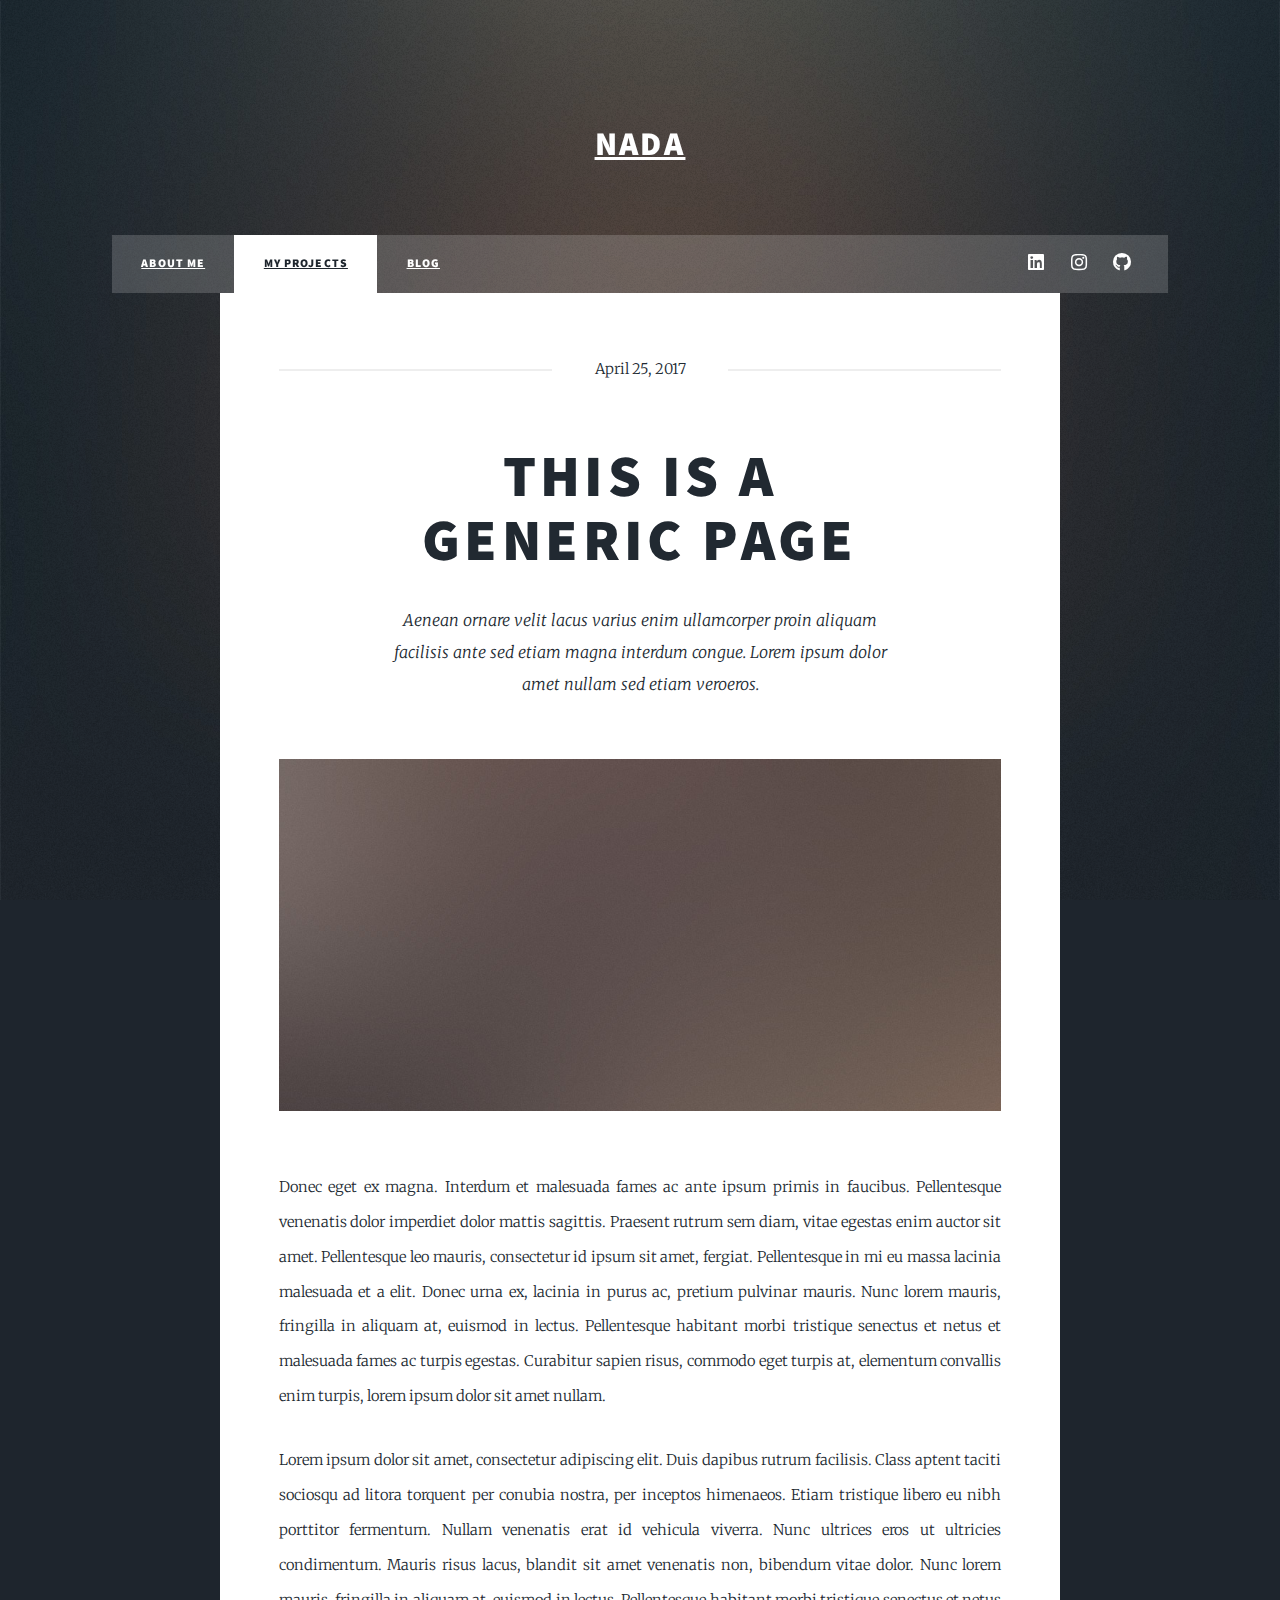
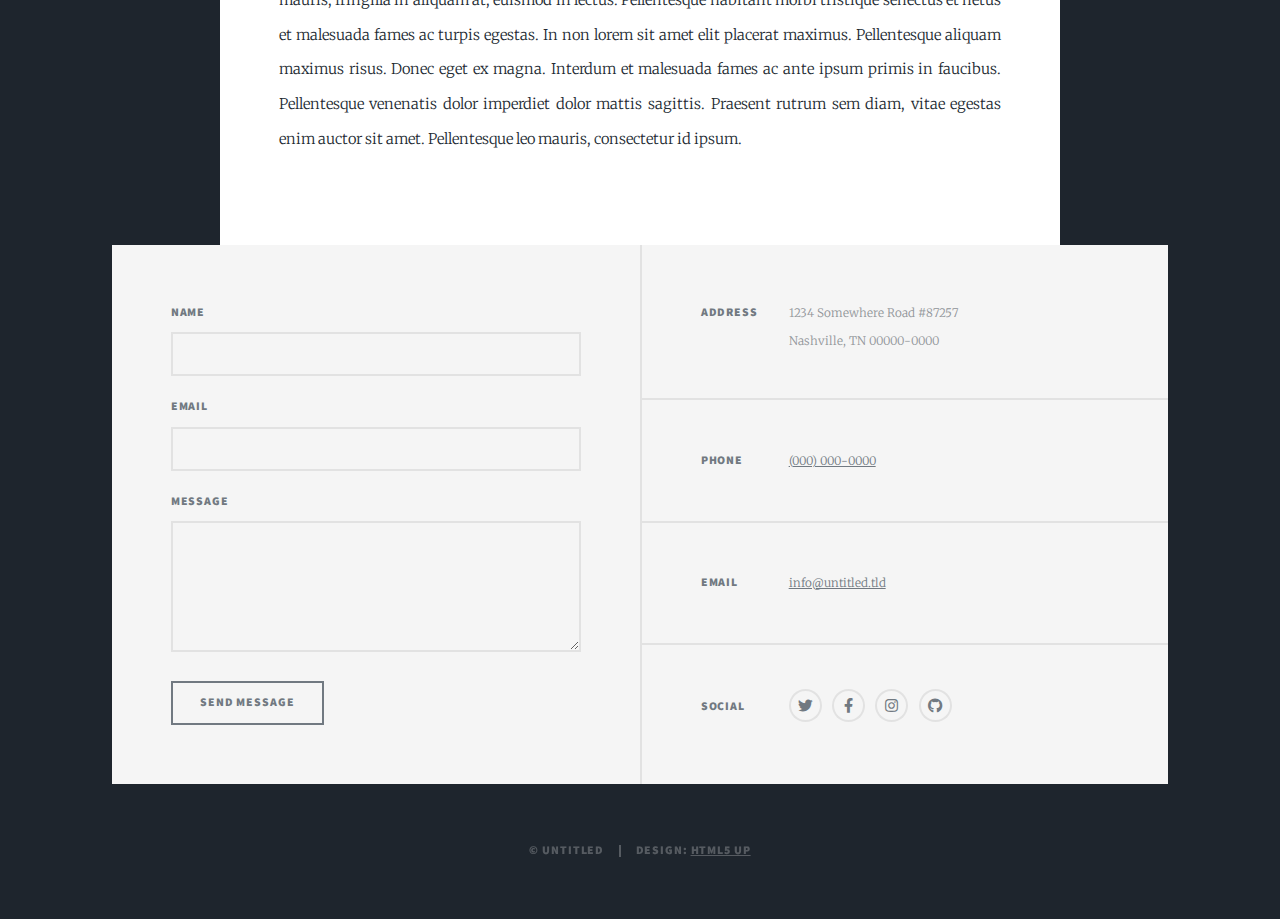
<file: generic.html>
<!DOCTYPE HTML>
<!--
	Massively by HTML5 UP
	html5up.net | @ajlkn
	Free for personal and commercial use under the CCA 3.0 license (html5up.net/license)
-->
<html>
	<head>

		<!-- Google tag (gtag.js) -->
		<script async src="https://www.googletagmanager.com/gtag/js?id=G-90VY6SLNVR"></script>
		<script>
  			window.dataLayer = window.dataLayer || [];
  			function gtag(){dataLayer.push(arguments);}
  			gtag('js', new Date());

  			gtag('config', 'G-90VY6SLNVR');
		</script>

		<title>My Projects</title>
		<meta charset="utf-8" />
		<meta name="viewport" content="width=device-width, initial-scale=1, user-scalable=no" />
		<link rel="stylesheet" href="assets/css/main.css" />
		<noscript><link rel="stylesheet" href="assets/css/noscript.css" /></noscript>
	</head>
	<body class="is-preload">

		<!-- Wrapper -->
			<div id="wrapper">

				<!-- Header -->
					<header id="header">
						<a href="index.html" class="logo">Nada</a>
					</header>

				<!-- Nav -->
					<nav id="nav">
						<ul class="links">
							<li><a href="index.html">About Me</a></li>
							<li class="active"><a href="generic.html">My Projects</a></li>
							<li><a href="elements.html">Blog</a></li>
						</ul>
						<ul class="icons">
							<li><a href="https://www.linkedin.com/in/nada-hameed-0a741a242" class="icon brands fa-linkedin"><span class="label">LinkedIn</span></a></li>
							<li><a href="https://www.instagram.com/nada.aech/" class="icon brands fa-instagram"><span class="label">Instagram</span></a></li>
							<li><a href="https://github.com/nadahameed" class="icon brands fa-github"><span class="label">GitHub</span></a></li>
						</ul>
					</nav>

				<!-- Main -->
					<div id="main">

						<!-- Post -->
							<section class="post">
								<header class="major">
									<span class="date">April 25, 2017</span>
									<h1>This is a<br />
									Generic Page</h1>
									<p>Aenean ornare velit lacus varius enim ullamcorper proin aliquam<br />
									facilisis ante sed etiam magna interdum congue. Lorem ipsum dolor<br />
									amet nullam sed etiam veroeros.</p>
								</header>
								<div class="image main"><img src="images/pic01.jpg" alt="" /></div>
								<p>Donec eget ex magna. Interdum et malesuada fames ac ante ipsum primis in faucibus. Pellentesque venenatis dolor imperdiet dolor mattis sagittis. Praesent rutrum sem diam, vitae egestas enim auctor sit amet. Pellentesque leo mauris, consectetur id ipsum sit amet, fergiat. Pellentesque in mi eu massa lacinia malesuada et a elit. Donec urna ex, lacinia in purus ac, pretium pulvinar mauris. Nunc lorem mauris, fringilla in aliquam at, euismod in lectus. Pellentesque habitant morbi tristique senectus et netus et malesuada fames ac turpis egestas. Curabitur sapien risus, commodo eget turpis at, elementum convallis enim turpis, lorem ipsum dolor sit amet nullam.</p>
								<p>Lorem ipsum dolor sit amet, consectetur adipiscing elit. Duis dapibus rutrum facilisis. Class aptent taciti sociosqu ad litora torquent per conubia nostra, per inceptos himenaeos. Etiam tristique libero eu nibh porttitor fermentum. Nullam venenatis erat id vehicula viverra. Nunc ultrices eros ut ultricies condimentum. Mauris risus lacus, blandit sit amet venenatis non, bibendum vitae dolor. Nunc lorem mauris, fringilla in aliquam at, euismod in lectus. Pellentesque habitant morbi tristique senectus et netus et malesuada fames ac turpis egestas. In non lorem sit amet elit placerat maximus. Pellentesque aliquam maximus risus. Donec eget ex magna. Interdum et malesuada fames ac ante ipsum primis in faucibus. Pellentesque venenatis dolor imperdiet dolor mattis sagittis. Praesent rutrum sem diam, vitae egestas enim auctor sit amet. Pellentesque leo mauris, consectetur id ipsum.</p>
							</section>

					</div>

				<!-- Footer -->
					<footer id="footer">
						<section>
							<form method="post" action="#">
								<div class="fields">
									<div class="field">
										<label for="name">Name</label>
										<input type="text" name="name" id="name" />
									</div>
									<div class="field">
										<label for="email">Email</label>
										<input type="text" name="email" id="email" />
									</div>
									<div class="field">
										<label for="message">Message</label>
										<textarea name="message" id="message" rows="3"></textarea>
									</div>
								</div>
								<ul class="actions">
									<li><input type="submit" value="Send Message" /></li>
								</ul>
							</form>
						</section>
						<section class="split contact">
							<section class="alt">
								<h3>Address</h3>
								<p>1234 Somewhere Road #87257<br />
								Nashville, TN 00000-0000</p>
							</section>
							<section>
								<h3>Phone</h3>
								<p><a href="#">(000) 000-0000</a></p>
							</section>
							<section>
								<h3>Email</h3>
								<p><a href="#">info@untitled.tld</a></p>
							</section>
							<section>
								<h3>Social</h3>
								<ul class="icons alt">
									<li><a href="#" class="icon brands alt fa-twitter"><span class="label">Twitter</span></a></li>
									<li><a href="#" class="icon brands alt fa-facebook-f"><span class="label">Facebook</span></a></li>
									<li><a href="#" class="icon brands alt fa-instagram"><span class="label">Instagram</span></a></li>
									<li><a href="#" class="icon brands alt fa-github"><span class="label">GitHub</span></a></li>
								</ul>
							</section>
						</section>
					</footer>

				<!-- Copyright -->
					<div id="copyright">
						<ul><li>&copy; Untitled</li><li>Design: <a href="https://html5up.net">HTML5 UP</a></li></ul>
					</div>

			</div>

		<!-- Scripts -->
			<script src="assets/js/jquery.min.js"></script>
			<script src="assets/js/jquery.scrollex.min.js"></script>
			<script src="assets/js/jquery.scrolly.min.js"></script>
			<script src="assets/js/browser.min.js"></script>
			<script src="assets/js/breakpoints.min.js"></script>
			<script src="assets/js/util.js"></script>
			<script src="assets/js/main.js"></script>

	</body>
</html>
</file>
<file: assets/css/main.css>
@import url(fontawesome-all.min.css);
@import url("https://fonts.googleapis.com/css?family=Merriweather:300,700,300italic,700italic|Source+Sans+Pro:900");

/*
	Massively by HTML5 UP
	html5up.net | @ajlkn
	Free for personal and commercial use under the CCA 3.0 license (html5up.net/license)
*/

html, body, div, span, applet, object,
iframe, h1, h2, h3, h4, h5, h6, p, blockquote,
pre, a, abbr, acronym, address, big, cite,
code, del, dfn, em, img, ins, kbd, q, s, samp,
small, strike, strong, sub, sup, tt, var, b,
u, i, center, dl, dt, dd, ol, ul, li, fieldset,
form, label, legend, table, caption, tbody,
tfoot, thead, tr, th, td, article, aside,
canvas, details, embed, figure, figcaption,
footer, header, hgroup, menu, nav, output, ruby,
section, summary, time, mark, audio, video {
	margin: 0;
	padding: 0;
	border: 0;
	font-size: 100%;
	font: inherit;
	vertical-align: baseline;}

article, aside, details, figcaption, figure,
footer, header, hgroup, menu, nav, section {
	display: block;}

body {
	line-height: 1;
}

ol, ul {
	list-style: none;
}

blockquote, q {
	quotes: none;
}

	blockquote:before, blockquote:after, q:before, q:after {
		content: '';
		content: none;
	}

table {
	border-collapse: collapse;
	border-spacing: 0;
}

body {
	-webkit-text-size-adjust: none;
}

mark {
	background-color: transparent;
	color: inherit;
}

input::-moz-focus-inner {
	border: 0;
	padding: 0;
}

input, select, textarea {
	-moz-appearance: none;
	-webkit-appearance: none;
	-ms-appearance: none;
	appearance: none;
}

/* Basic */

	@-ms-viewport {
		width: device-width;
	}

	body {
		-ms-overflow-style: scrollbar;
	}

	@media screen and (max-width: 480px) {

		html, body {
			min-width: 320px;
		}

	}

	html {
		box-sizing: border-box;
	}

	*, *:before, *:after {
		box-sizing: inherit;
	}

	body {
		background-color: #1e252d;
	}

		

/* Type */

	html {
		font-size: 16pt;
	}

		@media screen and (max-width: 1680px) {

			html {
				font-size: 12pt;
			}

		}

		@media screen and (max-width: 1280px) {

			html {
				font-size: 11pt;
			}

		}

		@media screen and (max-width: 360px) {

			html {
				font-size: 10pt;
			}

		}

	body { /*body text color*/
		color: #212931;
	}

	body, input, select, textarea {
		font-family: "Merriweather", Georgia, serif;
		font-weight: 300;
		font-size: 1rem;
		line-height: 2.375;
	}



	strong, b {
		font-weight: 600;
	}

	em, i {
		font-style: italic;
	}

	p {
		text-align: justify;
		margin: 0 0 2rem 0;
	}

	h1, h2, h3, h4, h5, h6 {
		font-family: "Source Sans Pro", Helvetica, sans-serif;
		font-weight: 900;
		line-height: 1.5;
		letter-spacing: 0.075em;
		text-transform: uppercase;
		margin: 0 0 1rem 0;
	}

		h1 a, h2 a, h3 a, h4 a, h5 a, h6 a {
			border-bottom: 0;
			color: inherit;
			text-decoration: none;
		}

	h1 {
		font-size: 4rem;
		line-height: 1.1;
		margin: 0 0 2rem 0;
	}

	h2 {
		font-size: 1.75rem;
		line-height: 1.3;
		margin: 0 0 1.5rem 0;
	}

	h3 {
		font-size: 1.25rem;
		margin: 0 0 1.5rem 0;
	}

	h4 {
		font-size: 1rem;
	}

	h5 {
		font-size: 0.9rem;
	}

	h6 {
		font-size: 0.8rem;
	}

	sub {
		font-size: 0.8rem;
		position: relative;
		top: 0.5rem;
	}

	sup {
		font-size: 0.8rem;
		position: relative;
		top: -0.5rem;
	}

	blockquote {
		border-left: solid 4px;
		font-style: italic;
		margin: 0 0 2rem 0;
		padding: 0.5rem 0 0.5rem 2rem;
	}

	code {
		border: solid 2px;
		font-family: "Courier New", monospace;
		font-size: 0.9rem;
		margin: 0 0.25rem;
		padding: 0.25rem 0.65rem;
	}

	pre {
		-webkit-overflow-scrolling: touch;
		font-family: "Courier New", monospace;
		font-size: 0.9rem;
		margin: 0 0 2rem 0;
	}

		pre code {
			display: block;
			line-height: 1.75;
			padding: 1rem 1.5rem;
			overflow-x: auto;
		}

	hr {
		border: 0;
		border-bottom: solid 2px;
		margin: 3rem 0;
	}

		hr.major {
			margin: 5rem 0;
		}

	.align-left {
		text-align: left;
	}

	.align-center {
		text-align: center;
	}

	.align-right {
		text-align: right;
	}

	input, select, textarea {
		color: #212931;
	}

	a {
		color: #212931;
		border-bottom-color: rgba(33, 41, 49, 0.5);
	}

		a:hover {
			border-bottom-color: transparent;
			color: #18bfef !important;
		}

	strong, b {
		color: #212931;
	}

	h1, h2, h3, h4, h5, h6 {
		color: #212931;
	}

	blockquote {
		border-left-color: #eeeeee;
	}

	code {
		background: rgba(220, 220, 220, 0.25);
		border-color: #eeeeee;
	}

	hr {
		border-bottom-color: #eeeeee;
	}

/* Row */

	.row {
		display: flex;
		flex-wrap: wrap;
		box-sizing: border-box;
		align-items: stretch;
	}

		.row > * {
			box-sizing: border-box;
		}

		.row.gtr-uniform > * > :last-child {
			margin-bottom: 0;
		}

		.row.aln-left {
			justify-content: flex-start;
		}

		.row.aln-center {
			justify-content: center;
		}

		.row.aln-right {
			justify-content: flex-end;
		}

		.row.aln-top {
			align-items: flex-start;
		}

		.row.aln-middle {
			align-items: center;
		}

		.row.aln-bottom {
			align-items: flex-end;
		}

		.row > .imp {
			order: -1;
		}

		.row > .col-1 {
			width: 8.33333%;
		}

		.row > .off-1 {
			margin-left: 8.33333%;
		}

		.row > .col-2 {
			width: 16.66667%;
		}

		.row > .off-2 {
			margin-left: 16.66667%;
		}

		.row > .col-3 {
			width: 25%;
		}

		.row > .off-3 {
			margin-left: 25%;
		}

		.row > .col-4 {
			width: 33.33333%;
		}

		.row > .off-4 {
			margin-left: 33.33333%;
		}

		.row > .col-5 {
			width: 41.66667%;
		}

		.row > .off-5 {
			margin-left: 41.66667%;
		}

		.row > .col-6 {
			width: 50%;
		}

		.row > .off-6 {
			margin-left: 50%;
		}

		.row > .col-7 {
			width: 58.33333%;
		}

		.row > .off-7 {
			margin-left: 58.33333%;
		}

		.row > .col-8 {
			width: 66.66667%;
		}

		.row > .off-8 {
			margin-left: 66.66667%;
		}

		.row > .col-9 {
			width: 75%;
		}

		.row > .off-9 {
			margin-left: 75%;
		}

		.row > .col-10 {
			width: 83.33333%;
		}

		.row > .off-10 {
			margin-left: 83.33333%;
		}

		.row > .col-11 {
			width: 91.66667%;
		}

		.row > .off-11 {
			margin-left: 91.66667%;
		}

		.row > .col-12 {
			width: 100%;
		}

		.row > .off-12 {
			margin-left: 100%;
		}

		.row.gtr-0 {
			margin-top: 0;
			margin-left: 0rem;
		}

			.row.gtr-0 > * {
				padding: 0 0 0 0rem;
			}

			.row.gtr-0.gtr-uniform {
				margin-top: 0rem;
			}

				.row.gtr-0.gtr-uniform > * {
					padding-top: 0rem;
				}

		.row.gtr-25 {
			margin-top: 0;
			margin-left: -0.375rem;
		}

			.row.gtr-25 > * {
				padding: 0 0 0 0.375rem;
			}

			.row.gtr-25.gtr-uniform {
				margin-top: -0.375rem;
			}

				.row.gtr-25.gtr-uniform > * {
					padding-top: 0.375rem;
				}

		.row.gtr-50 {
			margin-top: 0;
			margin-left: -0.75rem;
		}

			.row.gtr-50 > * {
				padding: 0 0 0 0.75rem;
			}

			.row.gtr-50.gtr-uniform {
				margin-top: -0.75rem;
			}

				.row.gtr-50.gtr-uniform > * {
					padding-top: 0.75rem;
				}

		.row {
			margin-top: 0;
			margin-left: -1.5rem;
		}

			.row > * {
				padding: 0 0 0 1.5rem;
			}

			.row.gtr-uniform {
				margin-top: -1.5rem;
			}

				.row.gtr-uniform > * {
					padding-top: 1.5rem;
				}

		.row.gtr-150 {
			margin-top: 0;
			margin-left: -2.25rem;
		}

			.row.gtr-150 > * {
				padding: 0 0 0 2.25rem;
			}

			.row.gtr-150.gtr-uniform {
				margin-top: -2.25rem;
			}

				.row.gtr-150.gtr-uniform > * {
					padding-top: 2.25rem;
				}

		.row.gtr-200 {
			margin-top: 0;
			margin-left: -3rem;
		}

			.row.gtr-200 > * {
				padding: 0 0 0 3rem;
			}

			.row.gtr-200.gtr-uniform {
				margin-top: -3rem;
			}

				.row.gtr-200.gtr-uniform > * {
					padding-top: 3rem;
				}

		@media screen and (max-width: 1680px) {

			.row {
				display: flex;
				flex-wrap: wrap;
				box-sizing: border-box;
				align-items: stretch;
			}

				.row > * {
					box-sizing: border-box;
				}

				.row.gtr-uniform > * > :last-child {
					margin-bottom: 0;
				}

				.row.aln-left {
					justify-content: flex-start;
				}

				.row.aln-center {
					justify-content: center;
				}

				.row.aln-right {
					justify-content: flex-end;
				}

				.row.aln-top {
					align-items: flex-start;
				}

				.row.aln-middle {
					align-items: center;
				}

				.row.aln-bottom {
					align-items: flex-end;
				}

				.row > .imp-xlarge {
					order: -1;
				}

				.row > .col-1-xlarge {
					width: 8.33333%;
				}

				.row > .off-1-xlarge {
					margin-left: 8.33333%;
				}

				.row > .col-2-xlarge {
					width: 16.66667%;
				}

				.row > .off-2-xlarge {
					margin-left: 16.66667%;
				}

				.row > .col-3-xlarge {
					width: 25%;
				}

				.row > .off-3-xlarge {
					margin-left: 25%;
				}

				.row > .col-4-xlarge {
					width: 33.33333%;
				}

				.row > .off-4-xlarge {
					margin-left: 33.33333%;
				}

				.row > .col-5-xlarge {
					width: 41.66667%;
				}

				.row > .off-5-xlarge {
					margin-left: 41.66667%;
				}

				.row > .col-6-xlarge {
					width: 50%;
				}

				.row > .off-6-xlarge {
					margin-left: 50%;
				}

				.row > .col-7-xlarge {
					width: 58.33333%;
				}

				.row > .off-7-xlarge {
					margin-left: 58.33333%;
				}

				.row > .col-8-xlarge {
					width: 66.66667%;
				}

				.row > .off-8-xlarge {
					margin-left: 66.66667%;
				}

				.row > .col-9-xlarge {
					width: 75%;
				}

				.row > .off-9-xlarge {
					margin-left: 75%;
				}

				.row > .col-10-xlarge {
					width: 83.33333%;
				}

				.row > .off-10-xlarge {
					margin-left: 83.33333%;
				}

				.row > .col-11-xlarge {
					width: 91.66667%;
				}

				.row > .off-11-xlarge {
					margin-left: 91.66667%;
				}

				.row > .col-12-xlarge {
					width: 100%;
				}

				.row > .off-12-xlarge {
					margin-left: 100%;
				}

				.row.gtr-0 {
					margin-top: 0;
					margin-left: 0rem;
				}

					.row.gtr-0 > * {
						padding: 0 0 0 0rem;
					}

					.row.gtr-0.gtr-uniform {
						margin-top: 0rem;
					}

						.row.gtr-0.gtr-uniform > * {
							padding-top: 0rem;
						}

				.row.gtr-25 {
					margin-top: 0;
					margin-left: -0.375rem;
				}

					.row.gtr-25 > * {
						padding: 0 0 0 0.375rem;
					}

					.row.gtr-25.gtr-uniform {
						margin-top: -0.375rem;
					}

						.row.gtr-25.gtr-uniform > * {
							padding-top: 0.375rem;
						}

				.row.gtr-50 {
					margin-top: 0;
					margin-left: -0.75rem;
				}

					.row.gtr-50 > * {
						padding: 0 0 0 0.75rem;
					}

					.row.gtr-50.gtr-uniform {
						margin-top: -0.75rem;
					}

						.row.gtr-50.gtr-uniform > * {
							padding-top: 0.75rem;
						}

				.row {
					margin-top: 0;
					margin-left: -1.5rem;
				}

					.row > * {
						padding: 0 0 0 1.5rem;
					}

					.row.gtr-uniform {
						margin-top: -1.5rem;
					}

						.row.gtr-uniform > * {
							padding-top: 1.5rem;
						}

				.row.gtr-150 {
					margin-top: 0;
					margin-left: -2.25rem;
				}

					.row.gtr-150 > * {
						padding: 0 0 0 2.25rem;
					}

					.row.gtr-150.gtr-uniform {
						margin-top: -2.25rem;
					}

						.row.gtr-150.gtr-uniform > * {
							padding-top: 2.25rem;
						}

				.row.gtr-200 {
					margin-top: 0;
					margin-left: -3rem;
				}

					.row.gtr-200 > * {
						padding: 0 0 0 3rem;
					}

					.row.gtr-200.gtr-uniform {
						margin-top: -3rem;
					}

						.row.gtr-200.gtr-uniform > * {
							padding-top: 3rem;
						}

		}

		@media screen and (max-width: 1280px) {

			.row {
				display: flex;
				flex-wrap: wrap;
				box-sizing: border-box;
				align-items: stretch;
			}

				.row > * {
					box-sizing: border-box;
				}

				.row.gtr-uniform > * > :last-child {
					margin-bottom: 0;
				}

				.row.aln-left {
					justify-content: flex-start;
				}

				.row.aln-center {
					justify-content: center;
				}

				.row.aln-right {
					justify-content: flex-end;
				}

				.row.aln-top {
					align-items: flex-start;
				}

				.row.aln-middle {
					align-items: center;
				}

				.row.aln-bottom {
					align-items: flex-end;
				}

				.row > .imp-large {
					order: -1;
				}

				.row > .col-1-large {
					width: 8.33333%;
				}

				.row > .off-1-large {
					margin-left: 8.33333%;
				}

				.row > .col-2-large {
					width: 16.66667%;
				}

				.row > .off-2-large {
					margin-left: 16.66667%;
				}

				.row > .col-3-large {
					width: 25%;
				}

				.row > .off-3-large {
					margin-left: 25%;
				}

				.row > .col-4-large {
					width: 33.33333%;
				}

				.row > .off-4-large {
					margin-left: 33.33333%;
				}

				.row > .col-5-large {
					width: 41.66667%;
				}

				.row > .off-5-large {
					margin-left: 41.66667%;
				}

				.row > .col-6-large {
					width: 50%;
				}

				.row > .off-6-large {
					margin-left: 50%;
				}

				.row > .col-7-large {
					width: 58.33333%;
				}

				.row > .off-7-large {
					margin-left: 58.33333%;
				}

				.row > .col-8-large {
					width: 66.66667%;
				}

				.row > .off-8-large {
					margin-left: 66.66667%;
				}

				.row > .col-9-large {
					width: 75%;
				}

				.row > .off-9-large {
					margin-left: 75%;
				}

				.row > .col-10-large {
					width: 83.33333%;
				}

				.row > .off-10-large {
					margin-left: 83.33333%;
				}

				.row > .col-11-large {
					width: 91.66667%;
				}

				.row > .off-11-large {
					margin-left: 91.66667%;
				}

				.row > .col-12-large {
					width: 100%;
				}

				.row > .off-12-large {
					margin-left: 100%;
				}

				.row.gtr-0 {
					margin-top: 0;
					margin-left: 0rem;
				}

					.row.gtr-0 > * {
						padding: 0 0 0 0rem;
					}

					.row.gtr-0.gtr-uniform {
						margin-top: 0rem;
					}

						.row.gtr-0.gtr-uniform > * {
							padding-top: 0rem;
						}

				.row.gtr-25 {
					margin-top: 0;
					margin-left: -0.375rem;
				}

					.row.gtr-25 > * {
						padding: 0 0 0 0.375rem;
					}

					.row.gtr-25.gtr-uniform {
						margin-top: -0.375rem;
					}

						.row.gtr-25.gtr-uniform > * {
							padding-top: 0.375rem;
						}

				.row.gtr-50 {
					margin-top: 0;
					margin-left: -0.75rem;
				}

					.row.gtr-50 > * {
						padding: 0 0 0 0.75rem;
					}

					.row.gtr-50.gtr-uniform {
						margin-top: -0.75rem;
					}

						.row.gtr-50.gtr-uniform > * {
							padding-top: 0.75rem;
						}

				.row {
					margin-top: 0;
					margin-left: -1.5rem;
				}

					.row > * {
						padding: 0 0 0 1.5rem;
					}

					.row.gtr-uniform {
						margin-top: -1.5rem;
					}

						.row.gtr-uniform > * {
							padding-top: 1.5rem;
						}

				.row.gtr-150 {
					margin-top: 0;
					margin-left: -2.25rem;
				}

					.row.gtr-150 > * {
						padding: 0 0 0 2.25rem;
					}

					.row.gtr-150.gtr-uniform {
						margin-top: -2.25rem;
					}

						.row.gtr-150.gtr-uniform > * {
							padding-top: 2.25rem;
						}

				.row.gtr-200 {
					margin-top: 0;
					margin-left: -3rem;
				}

					.row.gtr-200 > * {
						padding: 0 0 0 3rem;
					}

					.row.gtr-200.gtr-uniform {
						margin-top: -3rem;
					}

						.row.gtr-200.gtr-uniform > * {
							padding-top: 3rem;
						}

		}

		@media screen and (max-width: 980px) {

			.row {
				display: flex;
				flex-wrap: wrap;
				box-sizing: border-box;
				align-items: stretch;
			}

				.row > * {
					box-sizing: border-box;
				}

				.row.gtr-uniform > * > :last-child {
					margin-bottom: 0;
				}

				.row.aln-left {
					justify-content: flex-start;
				}

				.row.aln-center {
					justify-content: center;
				}

				.row.aln-right {
					justify-content: flex-end;
				}

				.row.aln-top {
					align-items: flex-start;
				}

				.row.aln-middle {
					align-items: center;
				}

				.row.aln-bottom {
					align-items: flex-end;
				}

				.row > .imp-medium {
					order: -1;
				}

				.row > .col-1-medium {
					width: 8.33333%;
				}

				.row > .off-1-medium {
					margin-left: 8.33333%;
				}

				.row > .col-2-medium {
					width: 16.66667%;
				}

				.row > .off-2-medium {
					margin-left: 16.66667%;
				}

				.row > .col-3-medium {
					width: 25%;
				}

				.row > .off-3-medium {
					margin-left: 25%;
				}

				.row > .col-4-medium {
					width: 33.33333%;
				}

				.row > .off-4-medium {
					margin-left: 33.33333%;
				}

				.row > .col-5-medium {
					width: 41.66667%;
				}

				.row > .off-5-medium {
					margin-left: 41.66667%;
				}

				.row > .col-6-medium {
					width: 50%;
				}

				.row > .off-6-medium {
					margin-left: 50%;
				}

				.row > .col-7-medium {
					width: 58.33333%;
				}

				.row > .off-7-medium {
					margin-left: 58.33333%;
				}

				.row > .col-8-medium {
					width: 66.66667%;
				}

				.row > .off-8-medium {
					margin-left: 66.66667%;
				}

				.row > .col-9-medium {
					width: 75%;
				}

				.row > .off-9-medium {
					margin-left: 75%;
				}

				.row > .col-10-medium {
					width: 83.33333%;
				}

				.row > .off-10-medium {
					margin-left: 83.33333%;
				}

				.row > .col-11-medium {
					width: 91.66667%;
				}

				.row > .off-11-medium {
					margin-left: 91.66667%;
				}

				.row > .col-12-medium {
					width: 100%;
				}

				.row > .off-12-medium {
					margin-left: 100%;
				}

				.row.gtr-0 {
					margin-top: 0;
					margin-left: 0rem;
				}

					.row.gtr-0 > * {
						padding: 0 0 0 0rem;
					}

					.row.gtr-0.gtr-uniform {
						margin-top: 0rem;
					}

						.row.gtr-0.gtr-uniform > * {
							padding-top: 0rem;
						}

				.row.gtr-25 {
					margin-top: 0;
					margin-left: -0.375rem;
				}

					.row.gtr-25 > * {
						padding: 0 0 0 0.375rem;
					}

					.row.gtr-25.gtr-uniform {
						margin-top: -0.375rem;
					}

						.row.gtr-25.gtr-uniform > * {
							padding-top: 0.375rem;
						}

				.row.gtr-50 {
					margin-top: 0;
					margin-left: -0.75rem;
				}

					.row.gtr-50 > * {
						padding: 0 0 0 0.75rem;
					}

					.row.gtr-50.gtr-uniform {
						margin-top: -0.75rem;
					}

						.row.gtr-50.gtr-uniform > * {
							padding-top: 0.75rem;
						}

				.row {
					margin-top: 0;
					margin-left: -1.5rem;
				}

					.row > * {
						padding: 0 0 0 1.5rem;
					}

					.row.gtr-uniform {
						margin-top: -1.5rem;
					}

						.row.gtr-uniform > * {
							padding-top: 1.5rem;
						}

				.row.gtr-150 {
					margin-top: 0;
					margin-left: -2.25rem;
				}

					.row.gtr-150 > * {
						padding: 0 0 0 2.25rem;
					}

					.row.gtr-150.gtr-uniform {
						margin-top: -2.25rem;
					}

						.row.gtr-150.gtr-uniform > * {
							padding-top: 2.25rem;
						}

				.row.gtr-200 {
					margin-top: 0;
					margin-left: -3rem;
				}

					.row.gtr-200 > * {
						padding: 0 0 0 3rem;
					}

					.row.gtr-200.gtr-uniform {
						margin-top: -3rem;
					}

						.row.gtr-200.gtr-uniform > * {
							padding-top: 3rem;
						}

		}

		@media screen and (max-width: 736px) {

			.row {
				display: flex;
				flex-wrap: wrap;
				box-sizing: border-box;
				align-items: stretch;
			}

				.row > * {
					box-sizing: border-box;
				}

				.row.gtr-uniform > * > :last-child {
					margin-bottom: 0;
				}

				.row.aln-left {
					justify-content: flex-start;
				}

				.row.aln-center {
					justify-content: center;
				}

				.row.aln-right {
					justify-content: flex-end;
				}

				.row.aln-top {
					align-items: flex-start;
				}

				.row.aln-middle {
					align-items: center;
				}

				.row.aln-bottom {
					align-items: flex-end;
				}

				.row > .imp-small {
					order: -1;
				}

				.row > .col-1-small {
					width: 8.33333%;
				}

				.row > .off-1-small {
					margin-left: 8.33333%;
				}

				.row > .col-2-small {
					width: 16.66667%;
				}

				.row > .off-2-small {
					margin-left: 16.66667%;
				}

				.row > .col-3-small {
					width: 25%;
				}

				.row > .off-3-small {
					margin-left: 25%;
				}

				.row > .col-4-small {
					width: 33.33333%;
				}

				.row > .off-4-small {
					margin-left: 33.33333%;
				}

				.row > .col-5-small {
					width: 41.66667%;
				}

				.row > .off-5-small {
					margin-left: 41.66667%;
				}

				.row > .col-6-small {
					width: 50%;
				}

				.row > .off-6-small {
					margin-left: 50%;
				}

				.row > .col-7-small {
					width: 58.33333%;
				}

				.row > .off-7-small {
					margin-left: 58.33333%;
				}

				.row > .col-8-small {
					width: 66.66667%;
				}

				.row > .off-8-small {
					margin-left: 66.66667%;
				}

				.row > .col-9-small {
					width: 75%;
				}

				.row > .off-9-small {
					margin-left: 75%;
				}

				.row > .col-10-small {
					width: 83.33333%;
				}

				.row > .off-10-small {
					margin-left: 83.33333%;
				}

				.row > .col-11-small {
					width: 91.66667%;
				}

				.row > .off-11-small {
					margin-left: 91.66667%;
				}

				.row > .col-12-small {
					width: 100%;
				}

				.row > .off-12-small {
					margin-left: 100%;
				}

				.row.gtr-0 {
					margin-top: 0;
					margin-left: 0rem;
				}

					.row.gtr-0 > * {
						padding: 0 0 0 0rem;
					}

					.row.gtr-0.gtr-uniform {
						margin-top: 0rem;
					}

						.row.gtr-0.gtr-uniform > * {
							padding-top: 0rem;
						}

				.row.gtr-25 {
					margin-top: 0;
					margin-left: -0.375rem;
				}

					.row.gtr-25 > * {
						padding: 0 0 0 0.375rem;
					}

					.row.gtr-25.gtr-uniform {
						margin-top: -0.375rem;
					}

						.row.gtr-25.gtr-uniform > * {
							padding-top: 0.375rem;
						}

				.row.gtr-50 {
					margin-top: 0;
					margin-left: -0.75rem;
				}

					.row.gtr-50 > * {
						padding: 0 0 0 0.75rem;
					}

					.row.gtr-50.gtr-uniform {
						margin-top: -0.75rem;
					}

						.row.gtr-50.gtr-uniform > * {
							padding-top: 0.75rem;
						}

				.row {
					margin-top: 0;
					margin-left: -1.5rem;
				}

					.row > * {
						padding: 0 0 0 1.5rem;
					}

					.row.gtr-uniform {
						margin-top: -1.5rem;
					}

						.row.gtr-uniform > * {
							padding-top: 1.5rem;
						}

				.row.gtr-150 {
					margin-top: 0;
					margin-left: -2.25rem;
				}

					.row.gtr-150 > * {
						padding: 0 0 0 2.25rem;
					}

					.row.gtr-150.gtr-uniform {
						margin-top: -2.25rem;
					}

						.row.gtr-150.gtr-uniform > * {
							padding-top: 2.25rem;
						}

				.row.gtr-200 {
					margin-top: 0;
					margin-left: -3rem;
				}

					.row.gtr-200 > * {
						padding: 0 0 0 3rem;
					}

					.row.gtr-200.gtr-uniform {
						margin-top: -3rem;
					}

						.row.gtr-200.gtr-uniform > * {
							padding-top: 3rem;
						}

		}

		@media screen and (max-width: 480px) {

			.row {
				display: flex;
				flex-wrap: wrap;
				box-sizing: border-box;
				align-items: stretch;
			}

				.row > * {
					box-sizing: border-box;
				}

				.row.gtr-uniform > * > :last-child {
					margin-bottom: 0;
				}

				.row.aln-left {
					justify-content: flex-start;
				}

				.row.aln-center {
					justify-content: center;
				}

				.row.aln-right {
					justify-content: flex-end;
				}

				.row.aln-top {
					align-items: flex-start;
				}

				.row.aln-middle {
					align-items: center;
				}

				.row.aln-bottom {
					align-items: flex-end;
				}

				.row > .imp-xsmall {
					order: -1;
				}

				.row > .col-1-xsmall {
					width: 8.33333%;
				}

				.row > .off-1-xsmall {
					margin-left: 8.33333%;
				}

				.row > .col-2-xsmall {
					width: 16.66667%;
				}

				.row > .off-2-xsmall {
					margin-left: 16.66667%;
				}

				.row > .col-3-xsmall {
					width: 25%;
				}

				.row > .off-3-xsmall {
					margin-left: 25%;
				}

				.row > .col-4-xsmall {
					width: 33.33333%;
				}

				.row > .off-4-xsmall {
					margin-left: 33.33333%;
				}

				.row > .col-5-xsmall {
					width: 41.66667%;
				}

				.row > .off-5-xsmall {
					margin-left: 41.66667%;
				}

				.row > .col-6-xsmall {
					width: 50%;
				}

				.row > .off-6-xsmall {
					margin-left: 50%;
				}

				.row > .col-7-xsmall {
					width: 58.33333%;
				}

				.row > .off-7-xsmall {
					margin-left: 58.33333%;
				}

				.row > .col-8-xsmall {
					width: 66.66667%;
				}

				.row > .off-8-xsmall {
					margin-left: 66.66667%;
				}

				.row > .col-9-xsmall {
					width: 75%;
				}

				.row > .off-9-xsmall {
					margin-left: 75%;
				}

				.row > .col-10-xsmall {
					width: 83.33333%;
				}

				.row > .off-10-xsmall {
					margin-left: 83.33333%;
				}

				.row > .col-11-xsmall {
					width: 91.66667%;
				}

				.row > .off-11-xsmall {
					margin-left: 91.66667%;
				}

				.row > .col-12-xsmall {
					width: 100%;
				}

				.row > .off-12-xsmall {
					margin-left: 100%;
				}

				.row.gtr-0 {
					margin-top: 0;
					margin-left: 0rem;
				}

					.row.gtr-0 > * {
						padding: 0 0 0 0rem;
					}

					.row.gtr-0.gtr-uniform {
						margin-top: 0rem;
					}

						.row.gtr-0.gtr-uniform > * {
							padding-top: 0rem;
						}

				.row.gtr-25 {
					margin-top: 0;
					margin-left: -0.375rem;
				}

					.row.gtr-25 > * {
						padding: 0 0 0 0.375rem;
					}

					.row.gtr-25.gtr-uniform {
						margin-top: -0.375rem;
					}

						.row.gtr-25.gtr-uniform > * {
							padding-top: 0.375rem;
						}

				.row.gtr-50 {
					margin-top: 0;
					margin-left: -0.75rem;
				}

					.row.gtr-50 > * {
						padding: 0 0 0 0.75rem;
					}

					.row.gtr-50.gtr-uniform {
						margin-top: -0.75rem;
					}

						.row.gtr-50.gtr-uniform > * {
							padding-top: 0.75rem;
						}

				.row {
					margin-top: 0;
					margin-left: -1.5rem;
				}

					.row > * {
						padding: 0 0 0 1.5rem;
					}

					.row.gtr-uniform {
						margin-top: -1.5rem;
					}

						.row.gtr-uniform > * {
							padding-top: 1.5rem;
						}

				.row.gtr-150 {
					margin-top: 0;
					margin-left: -2.25rem;
				}

					.row.gtr-150 > * {
						padding: 0 0 0 2.25rem;
					}

					.row.gtr-150.gtr-uniform {
						margin-top: -2.25rem;
					}

						.row.gtr-150.gtr-uniform > * {
							padding-top: 2.25rem;
						}

				.row.gtr-200 {
					margin-top: 0;
					margin-left: -3rem;
				}

					.row.gtr-200 > * {
						padding: 0 0 0 3rem;
					}

					.row.gtr-200.gtr-uniform {
						margin-top: -3rem;
					}

						.row.gtr-200.gtr-uniform > * {
							padding-top: 3rem;
						}

		}

		@media screen and (max-width: 360px) {

			.row {
				display: flex;
				flex-wrap: wrap;
				box-sizing: border-box;
				align-items: stretch;
			}

				.row > * {
					box-sizing: border-box;
				}

				.row.gtr-uniform > * > :last-child {
					margin-bottom: 0;
				}

				.row.aln-left {
					justify-content: flex-start;
				}

				.row.aln-center {
					justify-content: center;
				}

				.row.aln-right {
					justify-content: flex-end;
				}

				.row.aln-top {
					align-items: flex-start;
				}

				.row.aln-middle {
					align-items: center;
				}

				.row.aln-bottom {
					align-items: flex-end;
				}

				.row > .imp-xxsmall {
					order: -1;
				}

				.row > .col-1-xxsmall {
					width: 8.33333%;
				}

				.row > .off-1-xxsmall {
					margin-left: 8.33333%;
				}

				.row > .col-2-xxsmall {
					width: 16.66667%;
				}

				.row > .off-2-xxsmall {
					margin-left: 16.66667%;
				}

				.row > .col-3-xxsmall {
					width: 25%;
				}

				.row > .off-3-xxsmall {
					margin-left: 25%;
				}

				.row > .col-4-xxsmall {
					width: 33.33333%;
				}

				.row > .off-4-xxsmall {
					margin-left: 33.33333%;
				}

				.row > .col-5-xxsmall {
					width: 41.66667%;
				}

				.row > .off-5-xxsmall {
					margin-left: 41.66667%;
				}

				.row > .col-6-xxsmall {
					width: 50%;
				}

				.row > .off-6-xxsmall {
					margin-left: 50%;
				}

				.row > .col-7-xxsmall {
					width: 58.33333%;
				}

				.row > .off-7-xxsmall {
					margin-left: 58.33333%;
				}

				.row > .col-8-xxsmall {
					width: 66.66667%;
				}

				.row > .off-8-xxsmall {
					margin-left: 66.66667%;
				}

				.row > .col-9-xxsmall {
					width: 75%;
				}

				.row > .off-9-xxsmall {
					margin-left: 75%;
				}

				.row > .col-10-xxsmall {
					width: 83.33333%;
				}

				.row > .off-10-xxsmall {
					margin-left: 83.33333%;
				}

				.row > .col-11-xxsmall {
					width: 91.66667%;
				}

				.row > .off-11-xxsmall {
					margin-left: 91.66667%;
				}

				.row > .col-12-xxsmall {
					width: 100%;
				}

				.row > .off-12-xxsmall {
					margin-left: 100%;
				}

				.row.gtr-0 {
					margin-top: 0;
					margin-left: 0rem;
				}

					.row.gtr-0 > * {
						padding: 0 0 0 0rem;
					}

					.row.gtr-0.gtr-uniform {
						margin-top: 0rem;
					}

						.row.gtr-0.gtr-uniform > * {
							padding-top: 0rem;
						}

				.row.gtr-25 {
					margin-top: 0;
					margin-left: -0.375rem;
				}

					.row.gtr-25 > * {
						padding: 0 0 0 0.375rem;
					}

					.row.gtr-25.gtr-uniform {
						margin-top: -0.375rem;
					}

						.row.gtr-25.gtr-uniform > * {
							padding-top: 0.375rem;
						}

				.row.gtr-50 {
					margin-top: 0;
					margin-left: -0.75rem;
				}

					.row.gtr-50 > * {
						padding: 0 0 0 0.75rem;
					}

					.row.gtr-50.gtr-uniform {
						margin-top: -0.75rem;
					}

						.row.gtr-50.gtr-uniform > * {
							padding-top: 0.75rem;
						}

				.row {
					margin-top: 0;
					margin-left: -1.5rem;
				}

					.row > * {
						padding: 0 0 0 1.5rem;
					}

					.row.gtr-uniform {
						margin-top: -1.5rem;
					}

						.row.gtr-uniform > * {
							padding-top: 1.5rem;
						}

				.row.gtr-150 {
					margin-top: 0;
					margin-left: -2.25rem;
				}

					.row.gtr-150 > * {
						padding: 0 0 0 2.25rem;
					}

					.row.gtr-150.gtr-uniform {
						margin-top: -2.25rem;
					}

						.row.gtr-150.gtr-uniform > * {
							padding-top: 2.25rem;
						}

				.row.gtr-200 {
					margin-top: 0;
					margin-left: -3rem;
				}

					.row.gtr-200 > * {
						padding: 0 0 0 3rem;
					}

					.row.gtr-200.gtr-uniform {
						margin-top: -3rem;
					}

						.row.gtr-200.gtr-uniform > * {
							padding-top: 3rem;
						}

		}

/* Box */

	.box {
		border: solid 2px;
		margin-bottom: 2rem;
		padding: 1.5rem;
	}

		.box > :last-child,
		.box > :last-child > :last-child,
		.box > :last-child > :last-child > :last-child {
			margin-bottom: 0;
		}

		.box.alt {
			border: 0;
			border-radius: 0;
			padding: 0;
		}

	.box {
		border-color: #eeeeee;
	}

/* Button */

	input[type="submit"],
	input[type="reset"],
	input[type="button"],
	button,
	.button {
		-moz-appearance: none;
		-webkit-appearance: none;
		-ms-appearance: none;
		appearance: none;
		-moz-transition: background-color 0.2s ease-in-out, box-shadow 0.2s ease-in-out, color 0.2s ease-in-out;
		-webkit-transition: background-color 0.2s ease-in-out, box-shadow 0.2s ease-in-out, color 0.2s ease-in-out;
		-ms-transition: background-color 0.2s ease-in-out, box-shadow 0.2s ease-in-out, color 0.2s ease-in-out;
		transition: background-color 0.2s ease-in-out, box-shadow 0.2s ease-in-out, color 0.2s ease-in-out;
		border: 0;
		border-radius: 0;
		cursor: pointer;
		display: inline-block;
		font-family: "Source Sans Pro", Helvetica, sans-serif;
		font-size: 0.8rem;
		font-weight: 900;
		letter-spacing: 0.075em;
		height: 3rem;
		line-height: 3rem;
		padding: 0 2rem;
		text-align: center;
		text-decoration: none;
		text-transform: uppercase;
		white-space: nowrap;
	}

		input[type="submit"].icon:before,
		input[type="reset"].icon:before,
		input[type="button"].icon:before,
		button.icon:before,
		.button.icon:before {
			margin-right: 0.5rem;
		}

		input[type="submit"].icon.solo,
		input[type="reset"].icon.solo,
		input[type="button"].icon.solo,
		button.icon.solo,
		.button.icon.solo {
			position: relative;
			width: 4rem;
			height: 4rem;
			line-height: 4rem;
			border-radius: 4rem;
			text-indent: 4rem;
			overflow: hidden;
			padding: 0;
			white-space: nowrap;
		}

			input[type="submit"].icon.solo:before,
			input[type="reset"].icon.solo:before,
			input[type="button"].icon.solo:before,
			button.icon.solo:before,
			.button.icon.solo:before {
				position: absolute;
				display: block;
				top: 0;
				left: 0;
				width: inherit;
				height: inherit;
				line-height: inherit;
				font-size: 1.25rem;
				margin-right: 0;
				text-align: center;
				text-indent: 0;
			}

		input[type="submit"].fit,
		input[type="reset"].fit,
		input[type="button"].fit,
		button.fit,
		.button.fit {
			width: 100%;
		}

		input[type="submit"].small,
		input[type="reset"].small,
		input[type="button"].small,
		button.small,
		.button.small {
			font-size: 0.7rem;
			height: 2.5rem;
			line-height: 2.5rem;
			padding: 0 1.5rem;
		}

		input[type="submit"].large,
		input[type="reset"].large,
		input[type="button"].large,
		button.large,
		.button.large {
			font-size: 0.9rem;
			height: 3.5rem;
			line-height: 3.5rem;
			padding: 0 2.75rem;
		}

		@media screen and (max-width: 980px) {

			input[type="submit"],
			input[type="reset"],
			input[type="button"],
			button,
			.button {
				font-size: 0.9rem;
				height: 3.25rem;
				line-height: 3.25rem;
			}

				input[type="submit"].large,
				input[type="reset"].large,
				input[type="button"].large,
				button.large,
				.button.large {
					font-size: 1rem;
					height: 3.75rem;
					line-height: 3.75rem;
				}

		}

		input[type="submit"].disabled, input[type="submit"]:disabled,
		input[type="reset"].disabled,
		input[type="reset"]:disabled,
		input[type="button"].disabled,
		input[type="button"]:disabled,
		button.disabled,
		button:disabled,
		.button.disabled,
		.button:disabled {
			pointer-events: none;
			opacity: 0.25;
		}

	input[type="submit"],
	input[type="reset"],
	input[type="button"],
	button,
	.button {
		background-color: transparent;
		box-shadow: inset 0 0 0 2px #212931;
		color: #212931 !important;
	}

		input[type="submit"]:hover,
		input[type="reset"]:hover,
		input[type="button"]:hover,
		button:hover,
		.button:hover {
			box-shadow: inset 0 0 0 2px #18bfef;
			color: #18bfef !important;
		}

		input[type="submit"].primary,
		input[type="reset"].primary,
		input[type="button"].primary,
		button.primary,
		.button.primary {
			background-color: #212931;
			box-shadow: none;
			color: #ffffff !important;
		}

			input[type="submit"].primary:hover,
			input[type="reset"].primary:hover,
			input[type="button"].primary:hover,
			button.primary:hover,
			.button.primary:hover {
				background-color: #18bfef;
			}

/* Form */

	form {
		margin: 0 0 2rem 0;
	}

		form > :last-child {
			margin-bottom: 0;
		}

		form > .fields {
			display: -moz-flex;
			display: -webkit-flex;
			display: -ms-flex;
			display: flex;
			-moz-flex-wrap: wrap;
			-webkit-flex-wrap: wrap;
			-ms-flex-wrap: wrap;
			flex-wrap: wrap;
			width: calc(100% + 3rem);
			margin: -1.5rem 0 2rem -1.5rem;
		}

			form > .fields > .field {
				-moz-flex-grow: 0;
				-webkit-flex-grow: 0;
				-ms-flex-grow: 0;
				flex-grow: 0;
				-moz-flex-shrink: 0;
				-webkit-flex-shrink: 0;
				-ms-flex-shrink: 0;
				flex-shrink: 0;
				padding: 1.5rem 0 0 1.5rem;
				width: calc(100% - 1.5rem);
			}

				form > .fields > .field.half {
					width: calc(50% - 0.75rem);
				}

				form > .fields > .field.third {
					width: calc(100%/3 - 0.5rem);
				}

				form > .fields > .field.quarter {
					width: calc(25% - 0.375rem);
				}

		@media screen and (max-width: 480px) {

			form > .fields {
				width: calc(100% + 3rem);
				margin: -1.5rem 0 2rem -1.5rem;
			}

				form > .fields > .field {
					padding: 1.5rem 0 0 1.5rem;
					width: calc(100% - 1.5rem);
				}

					form > .fields > .field.half {
						width: calc(100% - 1.5rem);
					}

					form > .fields > .field.third {
						width: calc(100% - 1.5rem);
					}

					form > .fields > .field.quarter {
						width: calc(100% - 1.5rem);
					}

		}

	label {
		display: block;
		font-family: "Source Sans Pro", Helvetica, sans-serif;
		font-weight: 900;
		line-height: 1.5;
		letter-spacing: 0.075em;
		font-size: 0.8rem;
		text-transform: uppercase;
		margin: 0 0 0.75rem 0;
	}

		@media screen and (max-width: 980px) {

			label {
				font-size: 0.9rem;
			}

		}

	input[type="text"],
	input[type="password"],
	input[type="email"],
	select,
	textarea {
		-moz-appearance: none;
		-webkit-appearance: none;
		-ms-appearance: none;
		appearance: none;
		background: transparent;
		border-radius: 0;
		border: solid 2px;
		color: inherit;
		display: block;
		outline: 0;
		padding: 0 1rem;
		text-decoration: none;
		width: 100%;
	}

		input[type="text"]:invalid,
		input[type="password"]:invalid,
		input[type="email"]:invalid,
		select:invalid,
		textarea:invalid {
			box-shadow: none;
		}

	select {
		background-size: 1.25rem;
		background-repeat: no-repeat;
		background-position: calc(100% - 1rem) center;
		height: 3rem;
		padding-right: 3rem;
		text-overflow: ellipsis;
	}

		select:focus::-ms-value {
			background-color: transparent;
		}

		select::-ms-expand {
			display: none;
		}

	input[type="text"],
	input[type="password"],
	input[type="email"],
	select {
		height: 3rem;
	}

	textarea {
		padding: 0.75rem 1rem;
	}

	input[type="checkbox"],
	input[type="radio"] {
		-moz-appearance: none;
		-webkit-appearance: none;
		-ms-appearance: none;
		appearance: none;
		display: block;
		float: left;
		margin-right: -2rem;
		opacity: 0;
		width: 1rem;
		z-index: -1;
	}

		input[type="checkbox"] + label,
		input[type="radio"] + label {
			text-decoration: none;
			cursor: pointer;
			display: inline-block;
			font-size: 1rem;
			letter-spacing: 0;
			font-family: "Merriweather", Georgia, serif;
			text-transform: none;
			font-weight: 300;
			padding-left: 2.8rem;
			padding-right: 1rem;
			position: relative;
		}

			input[type="checkbox"] + label:before,
			input[type="radio"] + label:before {
				-moz-osx-font-smoothing: grayscale;
				-webkit-font-smoothing: antialiased;
				display: inline-block;
				font-style: normal;
				font-variant: normal;
				text-rendering: auto;
				line-height: 1;
				text-transform: none !important;
				font-family: 'Font Awesome 5 Free';
				font-weight: 900;
			}

			input[type="checkbox"] + label:before,
			input[type="radio"] + label:before {
				border-radius: 0;
				border: solid 2px;
				content: '';
				display: inline-block;
				font-size: 0.8rem;
				height: 1.8rem;
				left: 0;
				line-height: 1.65rem;
				position: absolute;
				text-align: center;
				top: -0.125rem;
				width: 1.8rem;
			}

		input[type="checkbox"]:checked + label:before,
		input[type="radio"]:checked + label:before {
			content: '\f00c';
		}

	input[type="checkbox"] + label:before {
		border-radius: 0;
	}

	input[type="radio"] + label:before {
		border-radius: 100%;
	}

	::-webkit-input-placeholder {
		opacity: 1.0;
	}

	:-moz-placeholder {
		opacity: 1.0;
	}

	::-moz-placeholder {
		opacity: 1.0;
	}

	:-ms-input-placeholder {
		opacity: 1.0;
	}

	label {
		color: #212931;
	}

	input[type="text"],
	input[type="password"],
	input[type="email"],
	select,
	textarea {
		border-color: #eeeeee;
	}

		input[type="text"]:focus,
		input[type="password"]:focus,
		input[type="email"]:focus,
		select:focus,
		textarea:focus {
			border-color: #18bfef;
		}

	select {
		background-image: url("data:image/svg+xml;charset=utf8,%3Csvg xmlns='http://www.w3.org/2000/svg' width='40' height='40' preserveAspectRatio='none' viewBox='0 0 40 40'%3E%3Cpath d='M9.4,12.3l10.4,10.4l10.4-10.4c0.2-0.2,0.5-0.4,0.9-0.4c0.3,0,0.6,0.1,0.9,0.4l3.3,3.3c0.2,0.2,0.4,0.5,0.4,0.9 c0,0.4-0.1,0.6-0.4,0.9L20.7,31.9c-0.2,0.2-0.5,0.4-0.9,0.4c-0.3,0-0.6-0.1-0.9-0.4L4.3,17.3c-0.2-0.2-0.4-0.5-0.4-0.9 c0-0.4,0.1-0.6,0.4-0.9l3.3-3.3c0.2-0.2,0.5-0.4,0.9-0.4S9.1,12.1,9.4,12.3z' fill='%23eeeeee' /%3E%3C/svg%3E");
	}

		select option {
			background-color: #ffffff;
			color: #212931;
		}

	.select-wrapper:before {
		color: #eeeeee;
	}

	input[type="checkbox"] + label,
	input[type="radio"] + label {
		color: #212931;
	}

		input[type="checkbox"] + label:before,
		input[type="radio"] + label:before {
			border-color: #eeeeee;
		}

	input[type="checkbox"]:checked + label:before,
	input[type="radio"]:checked + label:before {
		background-color: #212931;
		border-color: #212931;
		color: #ffffff;
	}

	input[type="checkbox"]:focus + label:before,
	input[type="radio"]:focus + label:before {
		border-color: #18bfef;
	}

	::-webkit-input-placeholder {
		color: #909498 !important;
	}

	:-moz-placeholder {
		color: #909498 !important;
	}

	::-moz-placeholder {
		color: #909498 !important;
	}

	:-ms-input-placeholder {
		color: #909498 !important;
	}

	.formerize-placeholder {
		color: #909498 !important;
	}

/* Icon */

	.icon {
		text-decoration: none;
		border-bottom: none;
		position: relative;
	}

		.icon:before {
			-moz-osx-font-smoothing: grayscale;
			-webkit-font-smoothing: antialiased;
			display: inline-block;
			font-style: normal;
			font-variant: normal;
			text-rendering: auto;
			line-height: 1;
			text-transform: none !important;
			font-family: 'Font Awesome 5 Free';
			font-weight: 400;
		}

		.icon > .label {
			display: none;
		}

		.icon:before {
			line-height: inherit;
		}

		.icon.solid:before {
			font-weight: 900;
		}

		.icon.brands:before {
			font-family: 'Font Awesome 5 Brands';
		}

/* Image */

	.image {
		border: 0;
		display: inline-block;
		position: relative;
	}

		.image img {
			display: block;
		}

		.image.left, .image.right {
			max-width: 40%;
		}

			.image.left img, .image.right img {
				width: 100%;
			}

		.image.left {
			float: left;
			margin: 0 2rem 2rem 0;
			top: 0.75rem;
		}

		.image.right {
			float: right;
			margin: 0 0 2rem 2rem;
			top: 0.75rem;
		}

		.image.fit {
			display: block;
			margin: 2.5rem 0;
			width: 100%;
		}

			.image.fit:first-child {
				margin-top: 0;
			}

			.image.fit img {
				width: 100%;
			}

		.image.main {
			display: block;
			margin: 4rem 0;
			width: 100%;
		}

			.image.main:first-child {
				margin-top: 0;
			}

			.image.main img {
				width: 100%;
			}

		@media screen and (max-width: 736px) {

			.image.fit {
				margin: 2rem 0;
			}

			.image.main {
				margin: 2rem 0;
			}

		}

	a.image {
		overflow: hidden;
	}

		a.image img {
			-moz-transition: -moz-transform 0.2s ease-out;
			-webkit-transition: -webkit-transform 0.2s ease-out;
			-ms-transition: -ms-transform 0.2s ease-out;
			transition: transform 0.2s ease-out;
		}

		a.image:hover img {
			-moz-transform: scale(1.05);
			-webkit-transform: scale(1.05);
			-ms-transform: scale(1.05);
			transform: scale(1.05);
		}

/* Actions */

	ul.actions {
		display: -moz-flex;
		display: -webkit-flex;
		display: -ms-flex;
		display: flex;
		cursor: default;
		list-style: none;
		margin-left: -1rem;
		padding-left: 0;
	}

		ul.actions li {
			padding: 0 0 0 1rem;
			vertical-align: middle;
		}

		ul.actions.special {
			-moz-justify-content: center;
			-webkit-justify-content: center;
			-ms-justify-content: center;
			justify-content: center;
			width: 100%;
			margin-left: 0;
		}

			ul.actions.special li:first-child {
				padding-left: 0;
			}

		ul.actions.stacked {
			-moz-flex-direction: column;
			-webkit-flex-direction: column;
			-ms-flex-direction: column;
			flex-direction: column;
			margin-left: 0;
		}

			ul.actions.stacked li {
				padding: 1.3rem 0 0 0;
			}

				ul.actions.stacked li:first-child {
					padding-top: 0;
				}

		ul.actions.fit {
			width: calc(100% + 1rem);
		}

			ul.actions.fit li {
				-moz-flex-grow: 1;
				-webkit-flex-grow: 1;
				-ms-flex-grow: 1;
				flex-grow: 1;
				-moz-flex-shrink: 1;
				-webkit-flex-shrink: 1;
				-ms-flex-shrink: 1;
				flex-shrink: 1;
				width: 100%;
			}

				ul.actions.fit li > * {
					width: 100%;
				}

			ul.actions.fit.stacked {
				width: 100%;
			}

		@media screen and (max-width: 480px) {

			ul.actions:not(.fixed) {
				-moz-flex-direction: column;
				-webkit-flex-direction: column;
				-ms-flex-direction: column;
				flex-direction: column;
				margin-left: 0;
				width: 100% !important;
			}

				ul.actions:not(.fixed) li {
					-moz-flex-grow: 1;
					-webkit-flex-grow: 1;
					-ms-flex-grow: 1;
					flex-grow: 1;
					-moz-flex-shrink: 1;
					-webkit-flex-shrink: 1;
					-ms-flex-shrink: 1;
					flex-shrink: 1;
					padding: 1rem 0 0 0;
					text-align: center;
					width: 100%;
				}

					ul.actions:not(.fixed) li > * {
						width: 100%;
					}

					ul.actions:not(.fixed) li:first-child {
						padding-top: 0;
					}

					ul.actions:not(.fixed) li input[type="submit"],
					ul.actions:not(.fixed) li input[type="reset"],
					ul.actions:not(.fixed) li input[type="button"],
					ul.actions:not(.fixed) li button,
					ul.actions:not(.fixed) li .button {
						width: 100%;
					}

						ul.actions:not(.fixed) li input[type="submit"].icon:before,
						ul.actions:not(.fixed) li input[type="reset"].icon:before,
						ul.actions:not(.fixed) li input[type="button"].icon:before,
						ul.actions:not(.fixed) li button.icon:before,
						ul.actions:not(.fixed) li .button.icon:before {
							margin-left: -0.5rem;
						}

		}

/* Icons */

	ul.icons {
		cursor: default;
		list-style: none;
		padding-left: 0;
	}

		ul.icons li {
			display: inline-block;
			padding: 0 0.5rem 0 0;
			vertical-align: middle;
		}

			ul.icons li:last-child {
				padding-right: 0;
			}

			ul.icons li .icon:before {
				width: 2.25rem;
				height: 2.25rem;
				line-height: 2.25rem;
				display: inline-block;
				text-align: center;
				border-radius: 100%;
				font-size: 1.25rem;
			}

		ul.icons.alt li .icon:before {
			-moz-transition: color 0.2s ease-in-out, background-color 0.2s ease-in-out, border-color 0.2s ease-in-out, box-shadow 0.2s ease-in-out;
			-webkit-transition: color 0.2s ease-in-out, background-color 0.2s ease-in-out, border-color 0.2s ease-in-out, box-shadow 0.2s ease-in-out;
			-ms-transition: color 0.2s ease-in-out, background-color 0.2s ease-in-out, border-color 0.2s ease-in-out, box-shadow 0.2s ease-in-out;
			transition: color 0.2s ease-in-out, background-color 0.2s ease-in-out, border-color 0.2s ease-in-out, box-shadow 0.2s ease-in-out;
			font-size: 1rem;
		}

/* List */

	ol {
		list-style: decimal;
		margin: 0 0 2rem 0;
		padding-left: 1.25rem;
	}

		ol li {
			padding-left: 0.25rem;
		}

	ul {
		list-style: disc;
		margin: 0 0 2rem 0;
		padding-left: 1rem;
	}

		ul li {
			padding-left: 0.5rem;
		}

		ul.divided {
			list-style: none;
			padding-left: 0;
		}

			ul.divided li {
				border-top: solid 1px;
				padding: 0.5rem 0;
			}

				ul.divided li:first-child {
					border-top: 0;
					padding-top: 0;
				}

	dl {
		margin: 0 0 2rem 0;
	}

		dl dt {
			display: block;
			font-weight: 600;
			margin: 0 0 1rem 0;
		}

		dl dd {
			margin-left: 2rem;
		}

	ul.divided li {
		border-top-color: #eeeeee;
	}

	ul.icons li a.icon:hover:before {
		color: #18bfef;
	}

	ul.icons.alt li .icon:before {
		box-shadow: inset 0 0 0 2px #eeeeee;
	}

	ul.icons.alt li a.icon:hover:before {
		box-shadow: inset 0 0 0 2px #18bfef;
	}

/* Section/Article */

	section.special, article.special {
		text-align: center;
	}

	header {
		cursor: default;
	}

		header > .date {
			display: block;
			font-size: 0.8rem;
			height: 1;
			margin: 0 0 1rem 0;
			position: relative;
		}

		header > p {
			font-style: italic;
		}

		header > h1 + p {
			font-size: 1.1rem;
			margin-top: -0.5rem;
			line-height: 2;
		}

		header > h2 + p {
			font-size: 1rem;
			margin-top: -0.75rem;
		}

		header > h3 + p {
			font-size: 0.9rem;
			margin-top: -0.75rem;
		}

		header > h4 + p {
			font-size: 0.8rem;
			margin-top: -0.75rem;
		}

		header.major {
			margin: 0 0 4rem 0;
			text-align: center;
		}

			header.major > :last-child {
				margin-bottom: 0;
			}

			header.major > p {
				margin-top: 0;
				text-align: center;
			}

			header.major > .date {
				font-size: 1rem;
				margin: 0 0 4rem 0;
			}

				header.major > .date:before, header.major > .date:after {
					content: '';
					display: block;
					position: absolute;
					top: 50%;
					width: calc(50% - 6rem);
					border-top: solid 2px;
				}

				header.major > .date:before {
					left: 0;
				}

				header.major > .date:after {
					right: 0;
				}

		@media screen and (max-width: 980px) {

			header br {
				display: none;
			}

		}

		@media screen and (max-width: 736px) {

			header.major {
				margin: 0 0 2rem 0;
			}

		}

	header.major .date:before, header.major .date:after {
		border-top-color: #eeeeee;
	}

/* Table */

	.table-wrapper {
		-webkit-overflow-scrolling: touch;
		overflow-x: auto;
	}

	table {
		margin: 0 0 2rem 0;
		width: 100%;
	}

		table tbody tr {
			border: solid 1px;
			border-left: 0;
			border-right: 0;
		}

		table td {
			padding: 0.75rem 0.75rem;
		}

		table th {
			font-family: "Source Sans Pro", Helvetica, sans-serif;
			font-size: 0.8rem;
			font-weight: 900;
			letter-spacing: 0.075em;
			line-height: 1.5;
			padding: 0 0.75rem 0.75rem 0.75rem;
			text-align: left;
			text-transform: uppercase;
		}

			@media screen and (max-width: 980px) {

				table th {
					font-size: 0.9rem;
				}

			}

		table thead {
			border-bottom: solid 2px;
		}

		table tfoot {
			border-top: solid 2px;
		}

		table.alt {
			border-collapse: separate;
		}

			table.alt tbody tr td {
				border: solid 1px;
				border-left-width: 0;
				border-top-width: 0;
			}

				table.alt tbody tr td:first-child {
					border-left-width: 1px;
				}

			table.alt tbody tr:first-child td {
				border-top-width: 1px;
			}

			table.alt thead {
				border-bottom: 0;
			}

			table.alt tfoot {
				border-top: 0;
			}

	table tbody tr {
		border-color: #eeeeee;
	}

		table tbody tr:nth-child(2n + 1) {
			background-color: rgba(220, 220, 220, 0.25);
		}

	table th {
		color: #212931;
	}

	table thead {
		border-bottom-color: #eeeeee;
	}

	table tfoot {
		border-top-color: #eeeeee;
	}

	table.alt tbody tr td {
		border-color: #eeeeee;
	}

/* Pagination */

	.pagination {
		display: -moz-inline-flex;
		display: -webkit-inline-flex;
		display: -ms-inline-flex;
		display: inline-flex;
		-moz-user-select: none;
		-webkit-user-select: none;
		-ms-user-select: none;
		user-select: none;
		cursor: default;
		list-style: none;
		margin: 0 0 2rem 2px;
		padding: 0;
	}

		.pagination a, .pagination span {
			-moz-transition: background-color 0.2s ease-in-out, border-color 0.2s ease-in-out, box-shadow 0.2s ease-in-out, color 0.2s ease-in-out;
			-webkit-transition: background-color 0.2s ease-in-out, border-color 0.2s ease-in-out, box-shadow 0.2s ease-in-out, color 0.2s ease-in-out;
			-ms-transition: background-color 0.2s ease-in-out, border-color 0.2s ease-in-out, box-shadow 0.2s ease-in-out, color 0.2s ease-in-out;
			transition: background-color 0.2s ease-in-out, border-color 0.2s ease-in-out, box-shadow 0.2s ease-in-out, color 0.2s ease-in-out;
			border: solid 2px;
			display: inline-block;
			font-family: "Source Sans Pro", Helvetica, sans-serif;
			font-size: 0.8rem;
			font-weight: 900;
			height: 3rem;
			letter-spacing: 0.075em;
			line-height: calc(3rem - 4px);
			margin-left: -2px;
			min-width: 3rem;
			position: relative;
			text-align: center;
			text-decoration: none;
			text-transform: uppercase;
		}

		.pagination .next, .pagination .previous {
			text-decoration: none;
			padding: 0 1.75rem;
		}

			.pagination .next:before, .pagination .previous:before {
				-moz-osx-font-smoothing: grayscale;
				-webkit-font-smoothing: antialiased;
				display: inline-block;
				font-style: normal;
				font-variant: normal;
				text-rendering: auto;
				line-height: 1;
				text-transform: none !important;
				font-family: 'Font Awesome 5 Free';
				font-weight: 900;
			}

			.pagination .next:before, .pagination .previous:before {
				display: inline-block;
				color: inherit !important;
				line-height: inherit;
			}

		.pagination .previous:before {
			content: '\f104';
			margin-right: 0.9375em;
		}

		.pagination .next:before {
			content: '\f105';
			float: right;
			margin-left: 0.9375em;
		}

		@media screen and (max-width: 980px) {

			.pagination a, .pagination span {
				font-size: 0.9rem;
			}

		}

		@media screen and (max-width: 480px) {

			.pagination .page, .pagination .extra {
				display: none;
			}

		}

	.pagination a, .pagination span {
		border-color: #eeeeee;
	}

	.pagination a {
		color: #212931 !important;
	}

		.pagination a:hover {
			color: #18bfef !important;
			border-color: #18bfef;
			z-index: 1;
		}

			.pagination a:hover + a,
			.pagination a:hover + span {
				border-left-color: #18bfef;
			}

		.pagination a.active {
			background-color: #eeeeee;
		}

	.pagination span {
		color: #eeeeee;
	}

/* Wrapper */

	#wrapper {
		-moz-transition: opacity 0.5s ease;
		-webkit-transition: opacity 0.5s ease;
		-ms-transition: opacity 0.5s ease;
		transition: opacity 0.5s ease;
		position: relative;
		z-index: 1;
		overflow: hidden;
	}

		#wrapper > .bg {
			position: absolute;
			top: 0;
			left: 0;
			width: 100%;
			height: 100%;
			background-color: #212931;
			background-image: url("../../images/overlay.png"), linear-gradient(0deg, rgba(0, 0, 0, 0.1), rgba(0, 0, 0, 0.1)), url("../../images/bg.jpg");
			background-size: auto,								auto,														100% auto;
			background-position: center,								center,														top center;
			background-repeat: repeat,								no-repeat,													no-repeat;
			background-attachment: scroll,								scroll,														scroll;
			z-index: -1;
		}

			#wrapper > .bg.fixed {
				position: fixed;
				width: 100vw;
				height: 100vh;
			}

		#wrapper.fade-in:before {
			pointer-events: none;
			-moz-transition: opacity 1s ease-in-out;
			-webkit-transition: opacity 1s ease-in-out;
			-ms-transition: opacity 1s ease-in-out;
			transition: opacity 1s ease-in-out;
			-moz-transition-delay: 0.75s;
			-webkit-transition-delay: 0.75s;
			-ms-transition-delay: 0.75s;
			transition-delay: 0.75s;
			background: #33424b;
			content: '';
			display: block;
			height: 100%;
			left: 0;
			opacity: 0;
			position: fixed;
			top: 0;
			width: 100%;
		}

		body.is-preload #wrapper.fade-in:before {
			opacity: 1;
		}

		@media screen and (orientation: portrait) {

			#wrapper > .bg {
				background-size: auto,								auto,														auto 175%;
			}

		}

/* Intro */

	#intro {
		color: #ffffff;
		padding: 8rem 4rem 6rem 4rem ;
		-moz-align-items: center;
		-webkit-align-items: center;
		-ms-align-items: center;
		align-items: center;
		display: -moz-flex;
		display: -webkit-flex;
		display: -ms-flex;
		display: flex;
		-moz-flex-direction: column;
		-webkit-flex-direction: column;
		-ms-flex-direction: column;
		flex-direction: column;
		-moz-justify-content: -moz-flex-end;
		-webkit-justify-content: -webkit-flex-end;
		-ms-justify-content: -ms-flex-end;
		justify-content: flex-end;
		-moz-transition: opacity 1s ease, -moz-transform 1s ease;
		-webkit-transition: opacity 1s ease, -webkit-transform 1s ease;
		-ms-transition: opacity 1s ease, -ms-transform 1s ease;
		transition: opacity 1s ease, transform 1s ease;
		position: relative;
		cursor: default;
		text-align: center;
		z-index: 1;
		min-height: 60vh;
	}

		#intro input, #intro select, #intro textarea {
			color: #ffffff;
		}

		#intro a {
			color: #ffffff;
			border-bottom-color: rgba(255, 255, 255, 0.5);
		}

			#intro a:hover {
				border-bottom-color: transparent;
				color: #18bfef !important;
			}

		#intro strong, #intro b {
			color: #ffffff;
		}

		#intro h1, #intro h2, #intro h3, #intro h4, #intro h5, #intro h6 {
			color: #ffffff;
		}

		#intro blockquote {
			border-left-color: #ffffff;
		}

		#intro code {
			background: rgba(255, 255, 255, 0.075);
			border-color: #ffffff;
		}

		#intro hr {
			border-bottom-color: #ffffff;
		}

		#intro input[type="submit"],
		#intro input[type="reset"],
		#intro input[type="button"],
		#intro button,
		#intro .button {
			background-color: transparent;
			box-shadow: inset 0 0 0 2px #ffffff;
			color: #ffffff !important;
		}

			#intro input[type="submit"]:hover,
			#intro input[type="reset"]:hover,
			#intro input[type="button"]:hover,
			#intro button:hover,
			#intro .button:hover {
				box-shadow: inset 0 0 0 2px #18bfef;
				color: #18bfef !important;
			}

			#intro input[type="submit"].primary,
			#intro input[type="reset"].primary,
			#intro input[type="button"].primary,
			#intro button.primary,
			#intro .button.primary {
				background-color: #ffffff;
				box-shadow: none;
				color: #1e252d !important;
			}

				#intro input[type="submit"].primary:hover,
				#intro input[type="reset"].primary:hover,
				#intro input[type="button"].primary:hover,
				#intro button.primary:hover,
				#intro .button.primary:hover {
					background-color: #18bfef;
				}

		#intro h1 {
			font-size: 5rem;
			line-height: 1;
		}

		#intro p {
			font-size: 1.25rem;
			font-style: italic;
			margin-top: -0.25rem;
			text-align: center;
		}

		#intro + #header {
			margin-top: -20rem;
		}

			#intro + #header .logo {
				-moz-transform: translateY(2rem);
				-webkit-transform: translateY(2rem);
				-ms-transform: translateY(2rem);
				transform: translateY(2rem);
				opacity: 0;
				visibility: hidden;
			}


			#intro.hidden + #header .logo {
				-moz-transform: translateY(0);
				-webkit-transform: translateY(0);
				-ms-transform: translateY(0);
				transform: translateY(0);
				opacity: 1;
				visibility: visible;
			}

		body.is-preload #intro {
			-moz-transform: translateY(2rem);
			-webkit-transform: translateY(2rem);
			-ms-transform: translateY(2rem);
			transform: translateY(2rem);
			opacity: 0;
		}

			body.is-preload #intro:not(.hidden) + #header + #nav {
				-moz-transform: translateY(4rem);
				-webkit-transform: translateY(4rem);
				-ms-transform: translateY(4rem);
				transform: translateY(4rem);
				opacity: 0;
			}

		@media screen and (max-width: 980px) {

			#intro {
				padding: 4rem 4rem 2rem 4rem ;
				min-height: 90vh;
			}

				#intro p br {
					display: none;
				}

				#intro + #header {
					margin-top: -14rem;
				}

		}

		@media screen and (max-width: 736px) {

			#intro {
				padding: 3rem 2rem 1rem 2rem ;
				min-height: 80vh;
			}

				#intro h1 {
					font-size: 3.25rem;
					line-height: 1.1;
					margin-bottom: 1rem;
				}

				#intro p {
					font-size: 1rem;
					margin-top: 0rem;
				}

				#intro .actions {
					display: none;
				}

		}

/* Header */

	#header {
		color: #ffffff;
		-moz-align-items: center;
		-webkit-align-items: center;
		-ms-align-items: center;
		align-items: center;
		display: -moz-flex;
		display: -webkit-flex;
		display: -ms-flex;
		display: flex;
		-moz-flex-direction: column;
		-webkit-flex-direction: column;
		-ms-flex-direction: column;
		flex-direction: column;
		-moz-justify-content: -moz-flex-end;
		-webkit-justify-content: -webkit-flex-end;
		-ms-justify-content: -ms-flex-end;
		justify-content: flex-end;
		pointer-events: none;
		-moz-user-select: none;
		-webkit-user-select: none;
		-ms-user-select: none;
		user-select: none;
		height: 20rem;
		padding-bottom: 8rem;
		position: relative;
		text-align: center;
		z-index: 2;
	}

		#header input, #header select, #header textarea {
			color: #ffffff;
		}

		#header a {
			color: #ffffff;
			border-bottom-color: rgba(255, 255, 255, 0.5);
		}

			#header a:hover {
				border-bottom-color: transparent;
				color: #18bfef !important;
			}

		#header strong, #header b {
			color: #ffffff;
		}

		#header h1, #header h2, #header h3, #header h4, #header h5, #header h6 {
			color: #ffffff;
		}

		#header blockquote {
			border-left-color: #ffffff;
		}

		#header code {
			background: rgba(255, 255, 255, 0.075);
			border-color: #ffffff;
		}

		#header hr {
			border-bottom-color: #ffffff;
		}

		#header .logo {
			-moz-transition: border-color 0.2s ease-in-out, color 0.2s ease-in-out, opacity 0.5s ease, -moz-transform 0.5s ease, visibility 0.5s;
			-webkit-transition: border-color 0.2s ease-in-out, color 0.2s ease-in-out, opacity 0.5s ease, -webkit-transform 0.5s ease, visibility 0.5s;
			-ms-transition: border-color 0.2s ease-in-out, color 0.2s ease-in-out, opacity 0.5s ease, -ms-transform 0.5s ease, visibility 0.5s;
			transition: border-color 0.2s ease-in-out, color 0.2s ease-in-out, opacity 0.5s ease, transform 0.5s ease, visibility 0.5s;
			pointer-events: auto;
			
			font-family: "Source Sans Pro", Helvetica, sans-serif;
			font-size: 2.25rem;
			font-weight: 900;
			letter-spacing: 0.075em;
			line-height: 1;
			padding: 1rem 1.75rem;
			text-transform: uppercase;
			visibility: visible;
		}

			#header .logo:hover {
				border-color: #18bfef !important;
				color: #18bfef !important;
			}

		@media screen and (max-width: 980px) {

			#header {
				height: 14rem;
				padding-bottom: 4rem;
			}

		}

		@media screen and (max-width: 736px) {

			#header {
				padding-bottom: 3rem;
			}

				#header .logo {
					font-size: 1.75rem;
					border-width: 3px !important;
				}

		}

/* Nav */

	#nav {
		color: #ffffff;
		display: -moz-flex;
		display: -webkit-flex;
		display: -ms-flex;
		display: flex;
		-moz-transition: -moz-transform 1s ease, opacity 1s ease;
		-webkit-transition: -webkit-transform 1s ease, opacity 1s ease;
		-ms-transition: -ms-transform 1s ease, opacity 1s ease;
		transition: transform 1s ease, opacity 1s ease;
		background: rgba(255, 255, 255, 0.175);
		height: 4rem;
		line-height: 4rem;
		margin: -4rem auto 0 auto;
		overflow: hidden;
		padding: 0 2rem 0 0;
		position: relative;
		width: calc(100% - 4rem);
		max-width: 72rem;
		z-index: 2;
	}

		#nav ul.divided li {
			border-top-color: #ffffff;
		}

		#nav ul.icons li a.icon:hover:before {
			color: #18bfef;
		}

		#nav ul.icons.alt li .icon:before {
			box-shadow: inset 0 0 0 2px #ffffff;
		}

		#nav ul.icons.alt li a.icon:hover:before {
			box-shadow: inset 0 0 0 2px #18bfef;
		}

		#nav input, #nav select, #nav textarea {
			color: #ffffff;
		}

		#nav a {
			color: #ffffff;
			border-bottom-color: rgba(255, 255, 255, 0.5);
		}

			#nav a:hover {
				border-bottom-color: transparent;
				color: #18bfef !important;
			}

		#nav strong, #nav b {
			color: #ffffff;
		}

		#nav h1, #nav h2, #nav h3, #nav h4, #nav h5, #nav h6 {
			color: #ffffff;
		}

		#nav blockquote {
			border-left-color: #ffffff;
		}

		#nav code {
			background: rgba(255, 255, 255, 0.075);
			border-color: #ffffff;
		}

		#nav hr {
			border-bottom-color: #ffffff;
		}

		#nav ul.links {
			display: -moz-flex;
			display: -webkit-flex;
			display: -ms-flex;
			display: flex;
			-moz-flex-grow: 1;
			-webkit-flex-grow: 1;
			-ms-flex-grow: 1;
			flex-grow: 1;
			-moz-flex-shrink: 1;
			-webkit-flex-shrink: 1;
			-ms-flex-shrink: 1;
			flex-shrink: 1;
			font-family: "Source Sans Pro", Helvetica, sans-serif;
			font-weight: 900;
			letter-spacing: 0.075em;
			list-style: none;
			margin-bottom: 0;
			padding-left: 0;
			text-transform: uppercase;
		}

			#nav ul.links li {
				display: block;
				padding-left: 0;
			}

				#nav ul.links li a {
					-moz-transition: background-color 0.2s ease-in-out, color 0.2s ease-in-out;
					-webkit-transition: background-color 0.2s ease-in-out, color 0.2s ease-in-out;
					-ms-transition: background-color 0.2s ease-in-out, color 0.2s ease-in-out;
					transition: background-color 0.2s ease-in-out, color 0.2s ease-in-out;
					display: block;
					font-size: 0.8rem;
					outline: none;
					padding: 0 2rem;
				}

					#nav ul.links li a:hover {
						color: inherit !important;
						background-color: rgba(255, 255, 255, 0.1);
					}

				#nav ul.links li.active {
					background-color: #ffffff;
				}

					#nav ul.links li.active a {
						color: #1e252d;
					}

						#nav ul.links li.active a:hover {
							color: #18bfef !important;
						}

		#nav ul.icons {
			-moz-flex-grow: 0;
			-webkit-flex-grow: 0;
			-ms-flex-grow: 0;
			flex-grow: 0;
			-moz-flex-shrink: 0;
			-webkit-flex-shrink: 0;
			-ms-flex-shrink: 0;
			flex-shrink: 0;
			margin-bottom: 0;
		}

		@media screen and (max-width: 980px) {

			#nav {
				display: none;
			}

		}

/* Main */

	#main {
		background-color: #ffffff;
		position: relative;
		margin: 0 auto;
		width: calc(100% - 30rem);
		max-width: 72rem;
		z-index: 2;
	}

		#main > * {
			padding: 4rem 4rem 2rem 4rem ;
			border-top: solid 2px #eeeeee;
			margin: 0;
		}

			#main > *:first-child {
				border-top: 0;
			}

		#main > footer {
			text-align: center;
		}

		#main > .post {
			padding: 8rem 8rem 6rem 8rem ;
		}

			#main > .post header.major > .date {
				margin-top: -2rem;
			}

			#main > .post header.major > h1, #main > .post header.major h2 {
				font-size: 4rem;
				line-height: 1.1;
				margin: 0 0 2rem 0;
			}

			#main > .post.featured {
				text-align: center;
			}

			@media screen and (max-width: 1280px) {

				#main > .post {
					padding: 6rem 4rem 4rem 4rem ;
				}

			}

			@media screen and (max-width: 736px) {

				#main > .post {
					padding: 4rem 2rem 2rem 2rem ;
				}

					#main > .post header.major > .date {
						margin-top: -1rem;
						margin-bottom: 2rem;
					}

					#main > .post header.major > h1, #main > .post header.major h2 {
						font-size: 2.5rem;
						line-height: 1.2;
						margin: 0 0 1.5rem 0;
					}

			}

		#main > .posts {
			display: -moz-flex;
			display: -webkit-flex;
			display: -ms-flex;
			display: flex;
			-moz-flex-wrap: wrap;
			-webkit-flex-wrap: wrap;
			-ms-flex-wrap: wrap;
			flex-wrap: wrap;
			-moz-align-items: -moz-stretch;
			-webkit-align-items: -webkit-stretch;
			-ms-align-items: -ms-stretch;
			align-items: stretch;
			text-align: center;
			width: 100%;
			padding: 0;
		}

			#main > .posts > * {
				-moz-flex-shrink: 1;
				-webkit-flex-shrink: 1;
				-ms-flex-shrink: 1;
				flex-shrink: 1;
				-moz-flex-grow: 0;
				-webkit-flex-grow: 0;
				-ms-flex-grow: 0;
				flex-grow: 0;
			}

			#main > .posts > * {
				width: 50%;
			}

			#main > .posts > * {
				padding: 4rem;
				width: 50%;
			}

			#main > .posts > article {
				border-color: #eeeeee;
				border-left-width: 2px;
				border-style: solid;
				border-top-width: 2px;
				text-align: center;
			}

				#main > .posts > article > :last-child {
					margin-bottom: 0;
				}

				#main > .posts > article:nth-child(2n - 1) {
					border-left-width: 0;
				}

				#main > .posts > article:nth-child(-n + 2) {
					border-top-width: 0;
				}

			@media screen and (max-width: 980px) {

				#main > .posts > * {
					width: 50%;
				}

				#main > .posts > * {
					padding: 2.5rem;
					width: 50%;
				}

			}

			@media screen and (max-width: 736px) {

				#main > .posts > * {
					width: 100%;
				}

				#main > .posts > * {
					padding: 2rem;
					width: 100%;
				}

				#main > .posts > article:nth-child(2n - 1) {
					border-left-width: 2px;
				}

				#main > .posts > article:nth-child(-n + 2) {
					border-top-width: 2px;
				}

				#main > .posts > article:nth-child(n) {
					border-left-width: 0;
				}

				#main > .posts > article:nth-child(-n + 1) {
					border-top-width: 0;
				}

				#main > .posts > article .image {
					max-width: 25rem;
					margin-left: auto;
					margin-right: auto;
				}

			}

		@media screen and (max-width: 736px) {

			#main > * {
				padding: 2rem 2rem 0.1rem 2rem ;
			}

		}

		@media screen and (max-width: 480px) {

			#main {
				width: 100%;
			}

		}

/* Footer */

	#footer {
		color: #717981;
		display: -moz-flex;
		display: -webkit-flex;
		display: -ms-flex;
		display: flex;
		background-color: #f5f5f5;
		color: #909498;
		cursor: default;
		position: relative;
		margin: 0 auto;
		width: calc(100% - 4rem);
		max-width: 72rem;
		z-index: 2;
	}

		#footer input, #footer select, #footer textarea {
			color: #717981;
		}

		#footer a {
			color: #717981;
			border-bottom-color: rgba(113, 121, 129, 0.5);
		}

			#footer a:hover {
				border-bottom-color: transparent;
				color: #18bfef !important;
			}

		#footer strong, #footer b {
			color: #717981;
		}

		#footer h1, #footer h2, #footer h3, #footer h4, #footer h5, #footer h6 {
			color: #717981;
		}

		#footer blockquote {
			border-left-color: #e2e2e2;
		}

		#footer code {
			background: rgba(220, 220, 220, 0.5);
			border-color: #e2e2e2;
		}

		#footer hr {
			border-bottom-color: #e2e2e2;
		}

		#footer .box {
			border-color: #e2e2e2;
		}

		#footer input[type="submit"],
		#footer input[type="reset"],
		#footer input[type="button"],
		#footer button,
		#footer .button {
			background-color: transparent;
			box-shadow: inset 0 0 0 2px #717981;
			color: #717981 !important;
		}

			#footer input[type="submit"]:hover,
			#footer input[type="reset"]:hover,
			#footer input[type="button"]:hover,
			#footer button:hover,
			#footer .button:hover {
				box-shadow: inset 0 0 0 2px #18bfef;
				color: #18bfef !important;
			}

			#footer input[type="submit"].primary,
			#footer input[type="reset"].primary,
			#footer input[type="button"].primary,
			#footer button.primary,
			#footer .button.primary {
				background-color: #717981;
				box-shadow: none;
				color: #f5f5f5 !important;
			}

				#footer input[type="submit"].primary:hover,
				#footer input[type="reset"].primary:hover,
				#footer input[type="button"].primary:hover,
				#footer button.primary:hover,
				#footer .button.primary:hover {
					background-color: #18bfef;
				}

		#footer label {
			color: #717981;
		}

		#footer input[type="text"],
		#footer input[type="password"],
		#footer input[type="email"],
		#footer select,
		#footer textarea {
			border-color: #e2e2e2;
		}

			#footer input[type="text"]:focus,
			#footer input[type="password"]:focus,
			#footer input[type="email"]:focus,
			#footer select:focus,
			#footer textarea:focus {
				border-color: #18bfef;
			}

		#footer select {
			background-image: url("data:image/svg+xml;charset=utf8,%3Csvg xmlns='http://www.w3.org/2000/svg' width='40' height='40' preserveAspectRatio='none' viewBox='0 0 40 40'%3E%3Cpath d='M9.4,12.3l10.4,10.4l10.4-10.4c0.2-0.2,0.5-0.4,0.9-0.4c0.3,0,0.6,0.1,0.9,0.4l3.3,3.3c0.2,0.2,0.4,0.5,0.4,0.9 c0,0.4-0.1,0.6-0.4,0.9L20.7,31.9c-0.2,0.2-0.5,0.4-0.9,0.4c-0.3,0-0.6-0.1-0.9-0.4L4.3,17.3c-0.2-0.2-0.4-0.5-0.4-0.9 c0-0.4,0.1-0.6,0.4-0.9l3.3-3.3c0.2-0.2,0.5-0.4,0.9-0.4S9.1,12.1,9.4,12.3z' fill='%23e2e2e2' /%3E%3C/svg%3E");
		}

			#footer select option {
				background-color: #f5f5f5;
				color: #717981;
			}

		#footer .select-wrapper:before {
			color: #e2e2e2;
		}

		#footer input[type="checkbox"] + label,
		#footer input[type="radio"] + label {
			color: #717981;
		}

			#footer input[type="checkbox"] + label:before,
			#footer input[type="radio"] + label:before {
				border-color: #e2e2e2;
			}

		#footer input[type="checkbox"]:checked + label:before,
		#footer input[type="radio"]:checked + label:before {
			background-color: #717981;
			border-color: #717981;
			color: #f5f5f5;
		}

		#footer input[type="checkbox"]:focus + label:before,
		#footer input[type="radio"]:focus + label:before {
			border-color: #18bfef;
		}

		#footer ::-webkit-input-placeholder {
			color: #b3b7bb !important;
		}

		#footer :-moz-placeholder {
			color: #b3b7bb !important;
		}

		#footer ::-moz-placeholder {
			color: #b3b7bb !important;
		}

		#footer :-ms-input-placeholder {
			color: #b3b7bb !important;
		}

		#footer .formerize-placeholder {
			color: #b3b7bb !important;
		}

		#footer ul.divided li {
			border-top-color: #e2e2e2;
		}

		#footer ul.icons li a.icon:hover:before {
			color: #18bfef;
		}

		#footer ul.icons.alt li .icon:before {
			box-shadow: inset 0 0 0 2px #e2e2e2;
		}

		#footer ul.icons.alt li a.icon:hover:before {
			box-shadow: inset 0 0 0 2px #18bfef;
		}

		#footer header.major .date:before, #footer header.major .date:after {
			border-top-color: #e2e2e2;
		}

		#footer table tbody tr {
			border-color: #e2e2e2;
		}

			#footer table tbody tr:nth-child(2n + 1) {
				background-color: rgba(220, 220, 220, 0.5);
			}

		#footer table th {
			color: #717981;
		}

		#footer table thead {
			border-bottom-color: #e2e2e2;
		}

		#footer table tfoot {
			border-top-color: #e2e2e2;
		}

		#footer table.alt tbody tr td {
			border-color: #e2e2e2;
		}

		#footer .pagination a, #footer .pagination span {
			border-color: #e2e2e2;
		}

		#footer .pagination a {
			color: #717981 !important;
		}

			#footer .pagination a:hover {
				color: #18bfef !important;
				border-color: #18bfef;
				z-index: 1;
			}

				#footer .pagination a:hover + a,
				#footer .pagination a:hover + span {
					border-left-color: #18bfef;
				}

			#footer .pagination a.active {
				background-color: #e2e2e2;
			}

		#footer .pagination span {
			color: #e2e2e2;
		}

		#footer > section {
			-moz-flex-basis: 50%;
			-webkit-flex-basis: 50%;
			-ms-flex-basis: 50%;
			flex-basis: 50%;
			-moz-flex-grow: 1;
			-webkit-flex-grow: 1;
			-ms-flex-grow: 1;
			flex-grow: 1;
			-moz-flex-shrink: 1;
			-webkit-flex-shrink: 1;
			-ms-flex-shrink: 1;
			flex-shrink: 1;
			padding: 4rem 4rem 2rem 4rem ;
			border-left: solid 2px #e2e2e2;
		}

			#footer > section:first-child {
				border-left: 0;
			}

			#footer > section.split {
				display: -moz-flex;
				display: -webkit-flex;
				display: -ms-flex;
				display: flex;
				-moz-flex-direction: column;
				-webkit-flex-direction: column;
				-ms-flex-direction: column;
				flex-direction: column;
				padding: 0;
			}

				#footer > section.split > section {
					padding: 3rem 4rem 1rem 4rem ;
					border-top: solid 2px #e2e2e2;
				}

					#footer > section.split > section:first-child {
						padding: 5rem 4rem 1rem 4rem ;
						border-top: 0;
					}

					#footer > section.split > section:last-child {
						padding: 3rem 4rem 3rem 4rem ;
					}

				#footer > section.split.contact > section {
					display: -moz-flex;
					display: -webkit-flex;
					display: -ms-flex;
					display: flex;
					-moz-align-items: center;
					-webkit-align-items: center;
					-ms-align-items: center;
					align-items: center;
					padding: 3.15rem 4rem;
				}

					#footer > section.split.contact > section > * {
						margin-bottom: 0;
					}

					#footer > section.split.contact > section > :first-child {
						-moz-flex-shrink: 0;
						-webkit-flex-shrink: 0;
						-ms-flex-shrink: 0;
						flex-shrink: 0;
						-moz-flex-grow: 0;
						-webkit-flex-grow: 0;
						-ms-flex-grow: 0;
						flex-grow: 0;
						width: 6rem;
					}

					#footer > section.split.contact > section > :last-child {
						-moz-flex-shrink: 1;
						-webkit-flex-shrink: 1;
						-ms-flex-shrink: 1;
						flex-shrink: 1;
						-moz-flex-grow: 1;
						-webkit-flex-grow: 1;
						-ms-flex-grow: 1;
						flex-grow: 1;
					}

					#footer > section.split.contact > section:first-child {
						padding: 4rem 4rem 3rem 4rem;
					}

					#footer > section.split.contact > section:last-child {
						padding: 3rem 4rem 4rem 4rem;
					}

					#footer > section.split.contact > section.alt {
						-moz-align-items: -moz-flex-start;
						-webkit-align-items: -webkit-flex-start;
						-ms-align-items: -ms-flex-start;
						align-items: flex-start;
					}

						#footer > section.split.contact > section.alt > :last-child {
							margin-top: -0.325rem;
						}

		#footer form label,
		#footer h3,
		#footer p {
			font-size: 0.8rem;
		}

		@media screen and (max-width: 980px) {

			#footer {
				display: block;
			}

				#footer > section {
					border-top: solid 2px #e2e2e2;
				}

					#footer > section:first-child {
						border-top: 0;
					}

					#footer > section.split > section {
						padding: 4rem 4rem 2rem 4rem ;
					}

						#footer > section.split > section:first-child {
							padding: 4rem 4rem 2rem 4rem ;
						}

						#footer > section.split > section:last-child {
							padding: 4rem 4rem 2rem 4rem ;
						}

					#footer > section.split.contact > section {
						padding: 4rem;
					}

						#footer > section.split.contact > section:first-child {
							padding: 4rem;
						}

						#footer > section.split.contact > section:last-child {
							padding: 4rem;
						}

				#footer form label,
				#footer h3,
				#footer p {
					font-size: 0.9rem;
				}

		}

		@media screen and (max-width: 736px) {

			#footer > section {
				padding: 2rem 2rem 0.1rem 2rem ;
			}

				#footer > section.split > section {
					padding: 2rem 2rem 0.1rem 2rem ;
				}

					#footer > section.split > section:first-child {
						padding: 2rem 2rem 0.1rem 2rem ;
					}

					#footer > section.split > section:last-child {
						padding: 2rem 2rem 0.1rem 2rem ;
					}

				#footer > section.split.contact > section {
					padding: 2rem;
				}

					#footer > section.split.contact > section:first-child {
						padding: 2rem;
					}

					#footer > section.split.contact > section:last-child {
						padding: 2rem;
					}

		}

		@media screen and (max-width: 480px) {

			#footer {
				width: 100%;
			}

		}

	#copyright {
		color: #ffffff;
		position: relative;
		color: rgba(255, 255, 255, 0.25);
		cursor: default;
		font-family: "Source Sans Pro", Helvetica, sans-serif;
		font-size: 0.8rem;
		font-weight: 900;
		letter-spacing: 0.075em;
		line-height: 1.5;
		text-align: center;
		text-transform: uppercase;
		margin: 4rem auto 8rem auto;
		width: calc(100% - 4rem);
		max-width: 72rem;
		z-index: 2;
	}

		#copyright input, #copyright select, #copyright textarea {
			color: #ffffff;
		}

		#copyright a {
			color: #ffffff;
			border-bottom-color: rgba(255, 255, 255, 0.5);
		}

			#copyright a:hover {
				border-bottom-color: transparent;
				color: #18bfef !important;
			}

		#copyright strong, #copyright b {
			color: #ffffff;
		}

		#copyright h1, #copyright h2, #copyright h3, #copyright h4, #copyright h5, #copyright h6 {
			color: #ffffff;
		}

		#copyright blockquote {
			border-left-color: #ffffff;
		}

		#copyright code {
			background: rgba(255, 255, 255, 0.075);
			border-color: #ffffff;
		}

		#copyright hr {
			border-bottom-color: #ffffff;
		}

		#copyright a {
			color: inherit;
			border-bottom-color: inherit;
		}

		#copyright ul {
			list-style: none;
			margin: 0;
			padding-left: 0;
		}

			#copyright ul li {
				border-left: solid 2px;
				display: inline-block;
				line-height: 1;
				margin-left: 1rem;
				padding-left: 1rem;
			}

				#copyright ul li:first-child {
					border-left: 0;
					margin-left: 0;
					padding-left: 0;
				}

		@media screen and (max-width: 1280px) {

			#copyright {
				margin: 4rem auto;
			}

		}

		@media screen and (max-width: 480px) {

			#copyright ul li {
				border-left: 0;
				margin: 1rem 0 0 0;
				padding-left: 0;
				display: block;
			}

				#copyright ul li:first-child {
					margin-top: 0;
				}

		}

/* Nav Panel */

	#navPanelToggle {
		display: none;
		position: fixed;
		top: 0.75rem;
		right: 0.75rem;
		border: 0;
		color: #ffffff;
		font-family: "Source Sans Pro", Helvetica, sans-serif;
		font-size: 0.9rem;
		font-weight: 900;
		letter-spacing: 0.075em;
		padding: 0.375rem 1.25rem;
		text-transform: uppercase;
		z-index: 10001;
	}

		#navPanelToggle:before {
			-moz-osx-font-smoothing: grayscale;
			-webkit-font-smoothing: antialiased;
			display: inline-block;
			font-style: normal;
			font-variant: normal;
			text-rendering: auto;
			line-height: 1;
			text-transform: none !important;
			font-family: 'Font Awesome 5 Free';
			font-weight: 900;
		}

		#navPanelToggle:before {
			content: '\f0c9';
			margin-right: 0.5rem;
		}

		#navPanelToggle.alt {
			background-color: rgba(255, 255, 255, 0.875);
			box-shadow: 0 0.125rem 0.75rem 0 rgba(30, 37, 45, 0.25);
			color: #212931;
		}

			#navPanelToggle.alt:hover {
				background-color: #ffffff;
			}

		@media screen and (max-width: 980px) {

			#navPanelToggle {
				display: block;
			}

		}

		@media screen and (max-width: 736px) {

			#navPanelToggle {
				font-size: 0.8rem;
				padding: 0.25rem 1rem;
			}

		}

	#navPanel {
		-moz-transform: translateX(20rem);
		-webkit-transform: translateX(20rem);
		-ms-transform: translateX(20rem);
		transform: translateX(20rem);
		-moz-transition: -moz-transform 0.5s ease, box-shadow 0.5s ease, visibility 0.5s;
		-webkit-transition: -webkit-transform 0.5s ease, box-shadow 0.5s ease, visibility 0.5s;
		-ms-transition: -ms-transform 0.5s ease, box-shadow 0.5s ease, visibility 0.5s;
		transition: transform 0.5s ease, box-shadow 0.5s ease, visibility 0.5s;
		display: none;
		-webkit-overflow-scrolling: touch;
		background: #ffffff;
		box-shadow: none;
		color: #212931;
		height: 100%;
		max-width: 80%;
		overflow-y: auto;
		padding: 3rem 2rem;
		position: fixed;
		right: 0;
		top: 0;
		visibility: hidden;
		width: 20rem;
		z-index: 10002;
	}

		#navPanel .links {
			list-style: none;
			padding-left: 0;
		}

			#navPanel .links li {
				border-top: solid 2px #eeeeee;
			}

				#navPanel .links li a {
					border-bottom: 0;
					display: block;
					font-family: "Source Sans Pro", Helvetica, sans-serif;
					font-size: 0.9rem;
					font-size: 0.9rem;
					font-weight: 900;
					letter-spacing: 0.075em;
					padding: 0.75rem 0;
					text-transform: uppercase;
				}

				#navPanel .links li:first-child {
					border-top: 0;
				}

		#navPanel .close {
			text-decoration: none;
			-moz-transition: color 0.2s ease-in-out;
			-webkit-transition: color 0.2s ease-in-out;
			-ms-transition: color 0.2s ease-in-out;
			transition: color 0.2s ease-in-out;
			-webkit-tap-highlight-color: rgba(0, 0, 0, 0);
			border: 0;
			color: #909498;
			cursor: pointer;
			display: block;
			height: 3.25rem;
			line-height: 3.25rem;
			padding-right: 1.25rem;
			position: absolute;
			right: 0;
			text-align: right;
			top: 0;
			vertical-align: middle;
			width: 7rem;
		}

			#navPanel .close:before {
				-moz-osx-font-smoothing: grayscale;
				-webkit-font-smoothing: antialiased;
				display: inline-block;
				font-style: normal;
				font-variant: normal;
				text-rendering: auto;
				line-height: 1;
				text-transform: none !important;
				font-family: 'Font Awesome 5 Free';
				font-weight: 900;
			}

			#navPanel .close:before {
				content: '\f00d';
				font-size: 1.25rem;
			}

			#navPanel .close:hover {
				color: #212931;
			}

			@media screen and (max-width: 736px) {

				#navPanel .close {
					height: 4rem;
					line-height: 4rem;
				}

			}

		@media screen and (max-width: 980px) {

			#navPanel {
				display: block;
			}

		}

		@media screen and (max-width: 736px) {

			#navPanel {
				padding: 2.5rem 1.75rem;
			}

		}

	@media screen and (max-width: 980px) {

		body.is-navPanel-visible #wrapper {
			opacity: 0.5;
		}

		body.is-navPanel-visible #navPanel {
			-moz-transform: translateX(0);
			-webkit-transform: translateX(0);
			-ms-transform: translateX(0);
			transform: translateX(0);
			box-shadow: 0 0 1.5rem 0 rgba(0, 0, 0, 0.2);
			visibility: visible;
		}

	}
</file>
<file: assets/css/noscript.css>
@import url(font-awesome.min.css);

/*
	Massively by HTML5 UP
	html5up.net | @ajlkn
	Free for personal and commercial use under the CCA 3.0 license (html5up.net/license)
*/

/* Wrapper */

	#wrapper {
		background-color: #212931;
		background-image: url("../../images/overlay.png"), linear-gradient(0deg, rgba(0, 0, 0, 0.1), rgba(0, 0, 0, 0.1)), url("../../images/bg.jpg");
		background-size: auto,								auto,														100% auto;
		background-position: center,								center,														top center;
		background-repeat: repeat,								no-repeat,													no-repeat;
		background-attachment: fixed,								fixed,														fixed;
	}

		#wrapper.fade-in:before {
			display: none;
		}

/* Intro */

	body.is-preload #intro {
		opacity: 1;
	}

		body.is-preload #intro:not(.hidden) + #header + #nav {
			-moz-transform: none;
			-webkit-transform: none;
			-ms-transform: none;
			transform: none;
			opacity: 1;
		}
</file>
